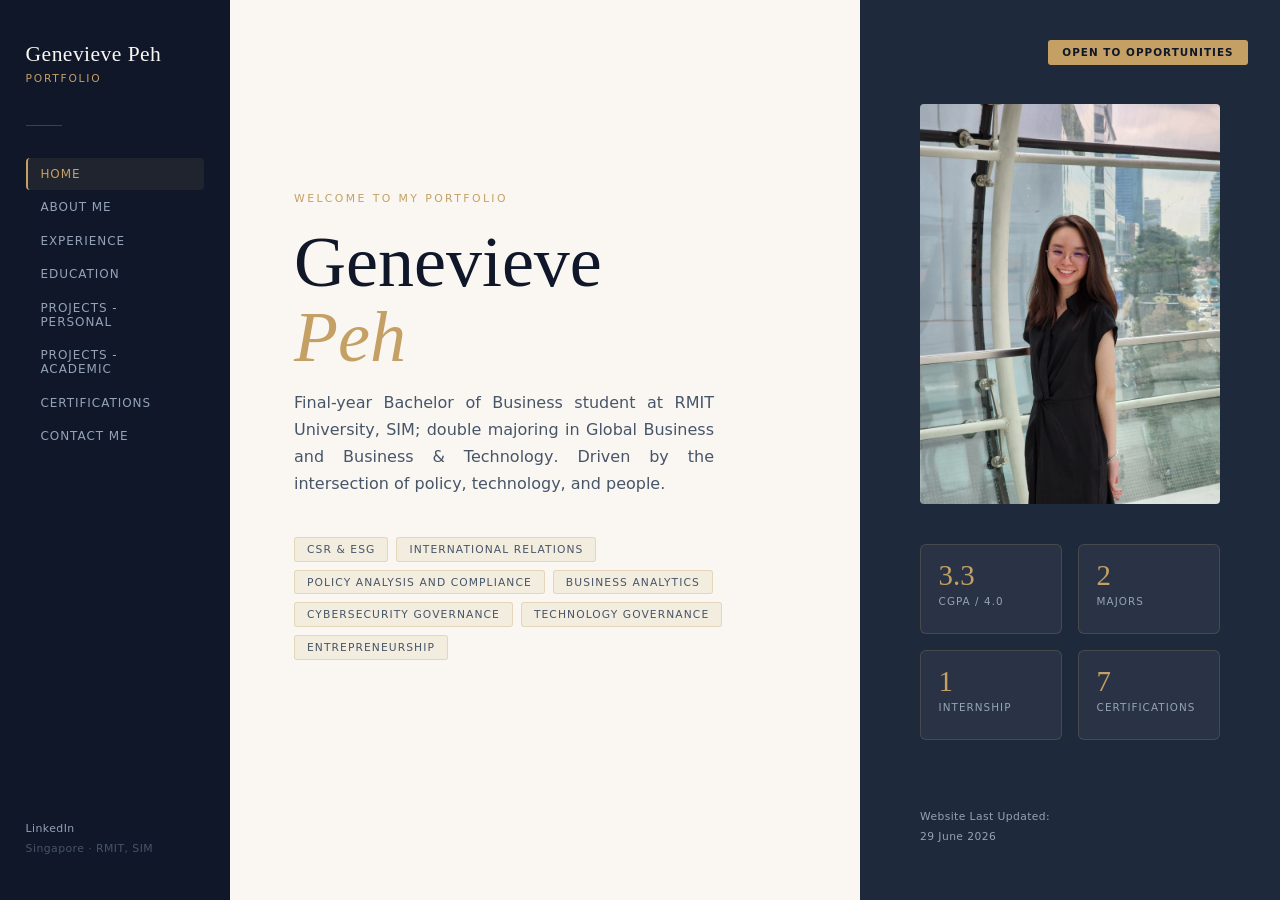
<file: index.html>
<!DOCTYPE html>
<html lang="en">
<head>
    <meta charset="UTF-8">
    <meta name="viewport" content="width=device-width, initial-scale=1.0">
    <title>Genevieve Peh — Portfolio</title>
    <meta http-equiv="Content-Security-Policy" content="upgrade-insecure-requests">
    <meta http-equiv="Content-Security-Policy" 
            content="default-src 'self';
                 style-src 'self' 'unsafe-inline' https://fonts.googleapis.com;
                 font-src 'self' https://fonts.gstatic.com;
                 img-src 'self' data:;
                 script-src 'self';
                 object-src 'none';
                 frame-src 'none';">
    <meta name="referrer" content="strict-origin-when-cross-origin">
    <link href="https://fonts.googleapis.com/css2?family=Cormorant+Garamond:ital,wght@0,300;0,400;0,500;0,600;1,300;1,400&family=DM+Sans:opsz,wght@9..40,300;9..40,400;9..40,500&display=swap" rel="stylesheet">
    <link rel="stylesheet" href="index-style.css">
    <link rel="icon" type="image/png" href="image/icon.png">
    <link rel="apple-touch-icon" href="image/icon.png">
    <link rel="manifest" href="manifest.json">
    <meta name="theme-color" content="#0F1729">
</head>


<body>
    <aside class="sidebar">
        <div class="sidebar-name">Genevieve Peh</div>
        <div class="sidebar-portfolio">Portfolio</div>
        <div class="sidebar-dividerline"></div>

        <nav>
        <a class="nav-item active" href="index.html">Home</a>
        <a class="nav-item" href="about.html">About Me</a>
        <a class="nav-item" href="experience.html">Experience</a>
        <a class="nav-item" href="education.html">Education</a>
        <a class="nav-item" href="projects-personal.html">Projects - Personal</a>
        <a class="nav-item" href="projects-acad.html">Projects - Academic</a>
        <a class="nav-item" href="certifications.html">Certifications</a>
        <a class="nav-item" href="contact.html">Contact Me</a>
        </nav>

        <div class="sidebar-footer">
        <a href="https://www.linkedin.com/in/genevieve-peh-b8915b331/" target="_blank">LinkedIn</a><br>
        Singapore · RMIT, SIM
        </div>

    </aside>

    <!-- main page content -->
    <main class="main">
        <div class="main-content">

            <!-- LEFT side -->
            <div class="main-left">

                <div class="main-topsub">Welcome to my portfolio</div>
                <h1 class="name">Genevieve<br><em>Peh</em></h1>
                <p class="description">
                    Final-year Bachelor of Business student at RMIT University, SIM; 
                    double majoring in <strong>Global Business</strong> and
                    <strong>Business & Technology</strong>.
                    Driven by the intersection of policy, technology, and people.
                </p>


                <div class="specialty-tags">
                    <span class="tag">CSR & ESG</span>
                    <span class="tag">International Relations</span>
                    <span class="tag">Policy Analysis and Compliance</span>
                    <span class="tag">Business Analytics</span>
                    <span class="tag">Cybersecurity Governance</span>
                    <span class="tag">Technology Governance</span>
                    <span class="tag">Entrepreneurship</span>
                </div>

            </div>

            <!-- RIGHT side -->
            <div class="main-right">

                <!-- Opportunities tag -->
                <div class="opp-tag">
                    <span class="opportunities">Open to opportunities</span>
                </div>

                <!-- Photo insert -->
                <div class="photo-container">
                    <img src="image/business folio photo.jpg" alt="Photo of Genevieve Peh">
                </div>    


                <div class="stats">
                    <div class="statbox">
                        <div class="stat-num">3.3</div>
                        <div class="stat-category">cGPA / 4.0</div>
                    </div>
                    
                    <div class="statbox">
                        <div class="stat-num">2</div>
                        <div class="stat-category">Majors</div>
                    </div>

                    <div class="statbox">
                        <div class="stat-num">1</div>
                        <div class="stat-category">Internship</div>
                    </div>

                    <div class="statbox">
                        <div class="stat-num">7</div>
                        <div class="stat-category">Certifications</div>
                    </div>

            
                <!-- DATE - to always update -->

                <div class="stat-footer">
                    <p class="update-date">Website Last Updated:<br>29 June 2026</p>
                </div>       
            </div>
        </div>
        </div>

        
        
    </main>

        


</body>

</html>
</file>
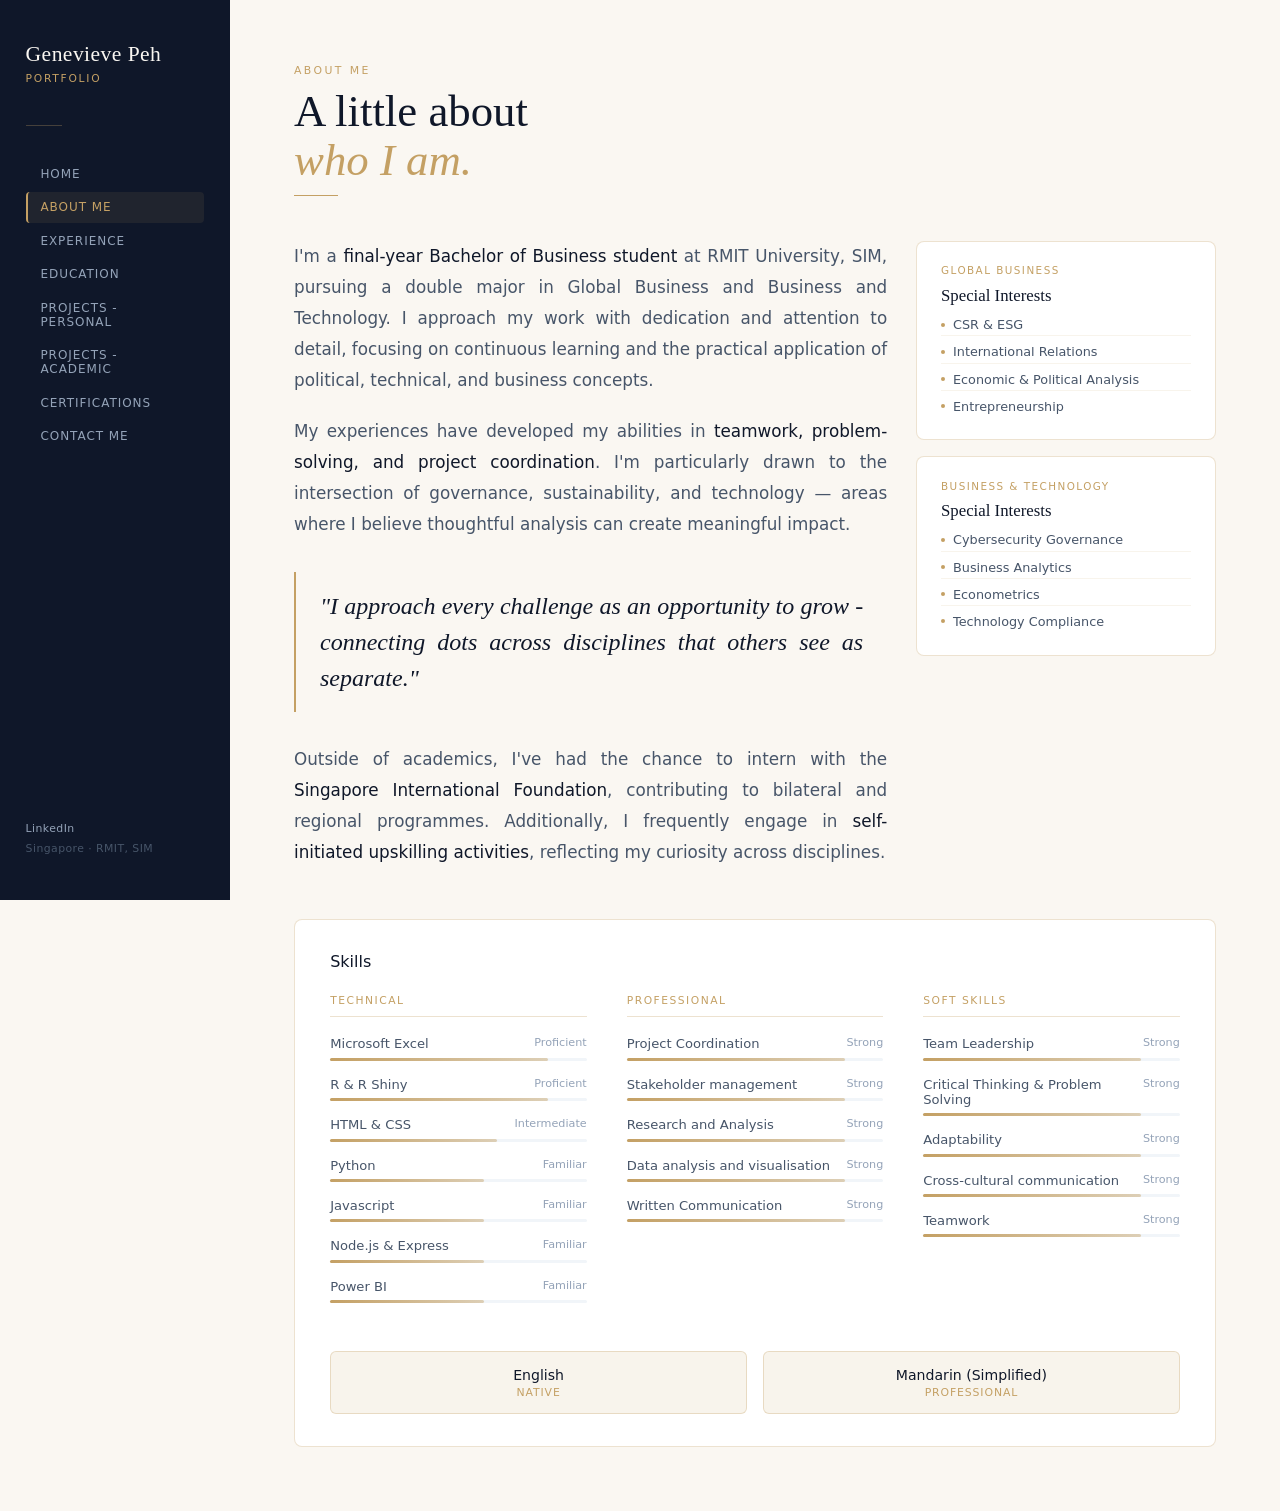
<file: about.html>
<!DOCTYPE html>
<html lang="en">
<head>
    <meta charset="UTF-8">
    <meta name="viewport" content="width=device-width, initial-scale=1.0">
    <title>About Me - Genevieve Peh</title>
    <meta http-equiv="Content-Security-Policy" content="upgrade-insecure-requests">
    <meta http-equiv="Content-Security-Policy" 
            content="default-src 'self';
                 style-src 'self' 'unsafe-inline' https://fonts.googleapis.com;
                 font-src 'self' https://fonts.gstatic.com;
                 img-src 'self' data:;
                 script-src 'self';
                 object-src 'none';
                 frame-src 'none';">
    <meta name="referrer" content="strict-origin-when-cross-origin">
    <link href="https://fonts.googleapis.com/css2?family=Cormorant+Garamond:ital,wght@0,300;0,400;0,500;0,600;1,300;1,400&family=DM+Sans:opsz,wght@9..40,300;9..40,400;9..40,500&display=swap" rel="stylesheet">
    <link rel="stylesheet" href="about.css">
    <link rel="icon" type="image/png" href="image/icon.png">
    <link rel="apple-touch-icon" href="image/icon.png">
    <link rel="manifest" href="manifest.json">
    <meta name="theme-color" content="#0F1729">
</head>




<body>
   <aside class="sidebar">
        <div class="sidebar-name">Genevieve Peh</div>
        <div class="sidebar-portfolio">Portfolio</div>
        <div class="sidebar-dividerline"></div>

        <nav>
        <a class="nav-item" href="index.html">Home</a>
        <a class="nav-item active" href="about.html">About Me</a>
        <a class="nav-item" href="experience.html">Experience</a>
        <a class="nav-item" href="education.html">Education</a>
        <a class="nav-item" href="projects-personal.html">Projects - Personal</a>
        <a class="nav-item" href="projects-acad.html">Projects - Academic</a>
        <a class="nav-item" href="certifications.html">Certifications</a>
        <a class="nav-item" href="contact.html">Contact Me</a>
        </nav>

        <div class="sidebar-footer">
        <a href="https://www.linkedin.com/in/genevieve-peh-b8915b331/" target="_blank">LinkedIn</a><br>
        Singapore · RMIT, SIM
        </div>

    </aside>


    <!-- main page content -->
    <main class="main">
        <div class="main-topsub">About Me</div>
        <h1 class="section-title">A little about<br><em>who I am.</em></h1>
        <div class="rule"></div>

    <div class="about-container">
        <div class="about-bio">
            <p>I'm a <strong>final-year Bachelor of Business student</strong> at RMIT University, SIM, pursuing a double major in Global Business and Business and Technology. I approach my work with dedication and attention to detail, focusing on continuous learning and the practical application of political, technical, and business concepts.</p>
            <p>My experiences have developed my abilities in <strong>teamwork, problem-solving, and project coordination</strong>. I'm particularly drawn to the intersection of governance, sustainability, and technology — areas where I believe thoughtful analysis can create meaningful impact.</p>
            <div class="pull-quote">"I approach every challenge as an opportunity to grow - connecting dots across disciplines that others see as separate."</div>
            <p>Outside of academics, I've had the chance to intern with the <strong>Singapore International Foundation</strong>, contributing to bilateral and regional programmes. Additionally, I frequently engage in <strong>self-initiated upskilling activities</strong>, reflecting my curiosity across disciplines.</p>
        </div>

        <!-- Interests section -->
        <div>
            <div class="interest-section">
                <div class="major">Global Business</div>
                <div class="interest-subtitle">Special Interests</div>
                <div class="interest-items">
                    <div class="interest-item">CSR & ESG</div>
                    <div class="interest-item">International Relations</div>
                    <div class="interest-item">Economic & Political Analysis</div>
                    <div class="interest-item">Entrepreneurship</div>
                </div>
            </div>
            <div class="interest-section">
                <div class="major">Business & Technology</div>
                <div class="interest-subtitle">Special Interests</div>
                <div class="interest-items">
                    <div class="interest-item">Cybersecurity Governance</div>
                    <div class="interest-item">Business Analytics</div>
                    <div class="interest-item">Econometrics</div>
                    <div class="interest-item">Technology Compliance</div>
                </div>
            </div>
        </div>
    </div>

    <!-- Skills section -->
     <div class="skill-section">
        <div class="skill-sub">Skills</div>
        <div class="skills-grid">

            <!-- Technical Skills -->
            <div>
                <div class="skill-category">Technical</div>

                <!-- Skill: Microsoft Excel -->

                <div class="skill-row">
                    <div class="skill-name">
                        <span>Microsoft Excel</span>
                        <span class="skill-rate">Proficient</span>
                    </div>
                    <div class="bar">
                        <div class="bar-stat-proficient">
                        </div>
                    </div>
                </div>

                <!-- Skill: R code -->

                <div class="skill-row">
                    <div class="skill-name">
                        <span>R & R Shiny</span>
                        <span class="skill-rate">Proficient</span>
                    </div>
                    <div class="bar">
                        <div class="bar-stat-proficient">
                        </div>
                    </div>
                </div>

                <!-- Skill: HTML & CSS -->

                <div class="skill-row">
                    <div class="skill-name">
                        <span>HTML & CSS</span>
                        <span class="skill-rate">Intermediate</span>
                    </div>
                    <div class="bar">
                        <div class="bar-stat-intermediate">
                        </div>
                    </div>
                </div>

                <!-- Skill: Python -->

                <div class="skill-row">
                    <div class="skill-name">
                        <span>Python</span>
                        <span class="skill-rate">Familiar</span>
                    </div>
                    <div class="bar">
                        <div class="bar-stat-familiar">
                        </div>
                    </div>
                </div>

                <!-- Skill: Javascript -->

                <div class="skill-row">
                    <div class="skill-name">
                        <span>Javascript</span>
                        <span class="skill-rate">Familiar</span>
                    </div>
                    <div class="bar">
                        <div class="bar-stat-familiar">
                        </div>
                    </div>
                </div>


                <!-- Skill: Node.js & Express  -->

                <div class="skill-row">
                    <div class="skill-name">
                        <span>Node.js & Express</span>
                        <span class="skill-rate">Familiar</span>
                    </div>
                    <div class="bar">
                        <div class="bar-stat-familiar">
                        </div>
                    </div>
                </div>

                <!-- Skill: Power BI  -->

                <div class="skill-row">
                    <div class="skill-name">
                        <span>Power BI</span>
                        <span class="skill-rate">Familiar</span>
                    </div>
                    <div class="bar">
                        <div class="bar-stat-familiar">
                        </div>
                    </div>
                </div>

            </div>

            <!-- Professional skills -->
            <div>
                <div class="skill-category">Professional</div>


                <!-- Skill: Project Coordination -->

                <div class="skill-row">
                    <div class="skill-name">
                        <span>Project Coordination</span>
                        <span class="skill-rate">Strong</span>
                    </div>
                    <div class="bar">
                        <div class="bar-stat-proficient">
                        </div>
                    </div>
                </div> 

                <!-- Skill: Stakeholder management -->

                <div class="skill-row">
                    <div class="skill-name">
                        <span>Stakeholder management</span>
                        <span class="skill-rate">Strong</span>
                    </div>
                    <div class="bar">
                        <div class="bar-stat-proficient">
                        </div>
                    </div>
                </div>


                <!-- Research and Analysis -->

                <div class="skill-row">
                    <div class="skill-name">
                        <span>Research and Analysis</span>
                        <span class="skill-rate">Strong</span>
                    </div>
                    <div class="bar">
                        <div class="bar-stat-proficient">
                        </div>
                    </div>
                </div>


                <!-- Data analysis and visualisation -->

                <div class="skill-row">
                    <div class="skill-name">
                        <span>Data analysis and visualisation</span>
                        <span class="skill-rate">Strong</span>
                    </div>
                    <div class="bar">
                        <div class="bar-stat-proficient">
                        </div>
                    </div>
                </div>


                <!-- Written Communication -->

                <div class="skill-row">
                    <div class="skill-name">
                        <span>Written Communication</span>
                        <span class="skill-rate">Strong</span>
                    </div>
                    <div class="bar">
                        <div class="bar-stat-proficient">
                        </div>
                    </div>
                </div>
            </div>

            <!-- Soft Skills -->

            <div>
                <div class="skill-category">Soft Skills</div>

                <!-- Team Leadership -->

                <div class="skill-row">
                    <div class="skill-name">
                        <span>Team Leadership</span>
                        <span class="skill-rate">Strong</span>
                    </div>
                    <div class="bar">
                        <div class="bar-stat-proficient">
                        </div>
                    </div>
                </div>


                <!-- Critical Thinking & Problem Solving -->
                 <div class="skill-row">
                    <div class="skill-name">
                        <span>Critical Thinking & Problem Solving</span>
                        <span class="skill-rate">Strong</span>
                    </div>
                    <div class="bar">
                        <div class="bar-stat-proficient">
                        </div>
                    </div>
                </div>

                <!-- Adaptability -->
                 <div class="skill-row">
                    <div class="skill-name">
                        <span>Adaptability</span>
                        <span class="skill-rate">Strong</span>
                    </div>
                    <div class="bar">
                        <div class="bar-stat-proficient">
                        </div>
                    </div>
                </div>


                <!-- Cross-cultural communication -->
                 <div class="skill-row">
                    <div class="skill-name">
                        <span>Cross-cultural communication</span>
                        <span class="skill-rate">Strong</span>
                    </div>
                    <div class="bar">
                        <div class="bar-stat-proficient">
                        </div>
                    </div>
                </div>


                <!-- Teamwork -->
                 <div class="skill-row">
                    <div class="skill-name">
                        <span>Teamwork</span>
                        <span class="skill-rate">Strong</span>
                    </div>
                    <div class="bar">
                        <div class="bar-stat-proficient">
                        </div>
                    </div>
                </div>
            </div>
        </div>



        <!-- Language skills -->
        
        <div class="lang-section">

            <!-- English -->

            <div class="lang-box">
                <div class="lang-name">English</div>
                <div class="lang-level">Native</div>
            </div>

            <!-- Mandarin -->
             <div class="lang-box">
                <div class="lang-name">Mandarin (Simplified)</div>
                <div class="lang-level">Professional</div>
            </div>

        </div>
     </div>

    </main>

</body>


</html>
</file>
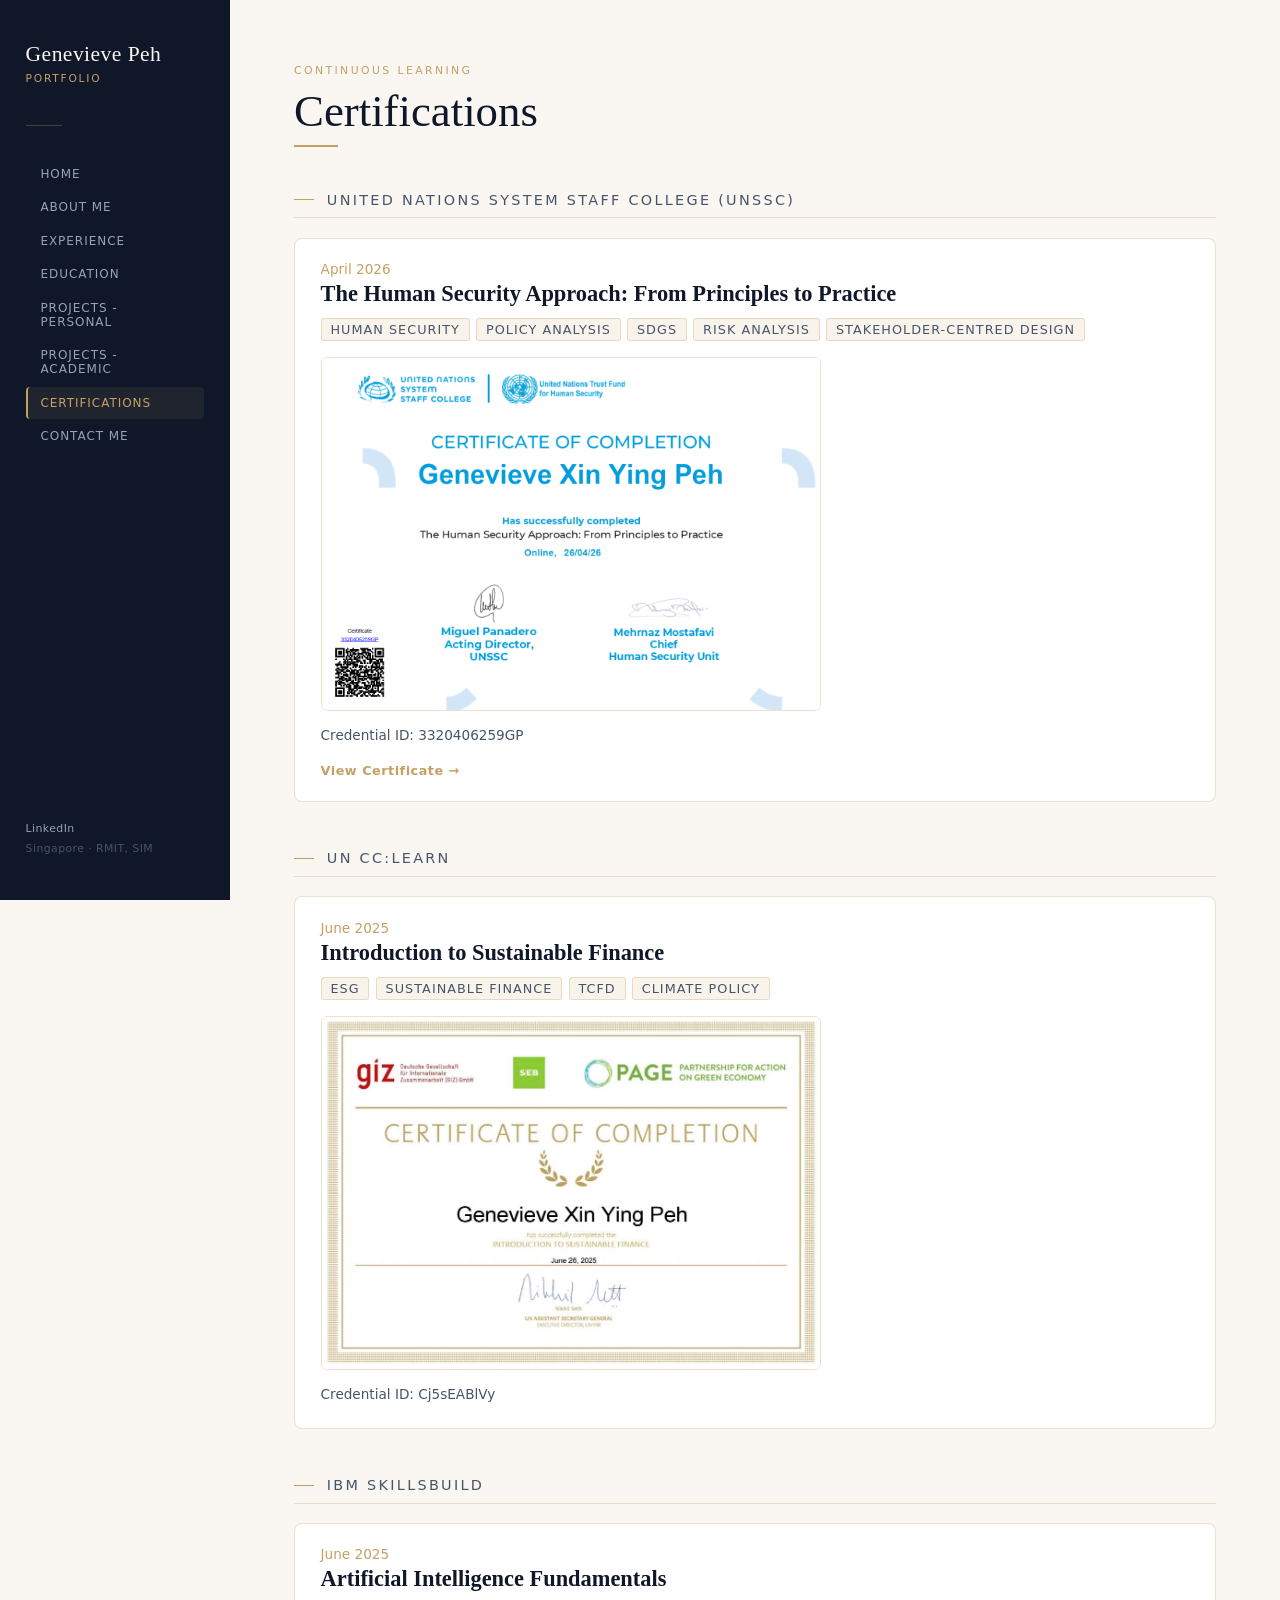
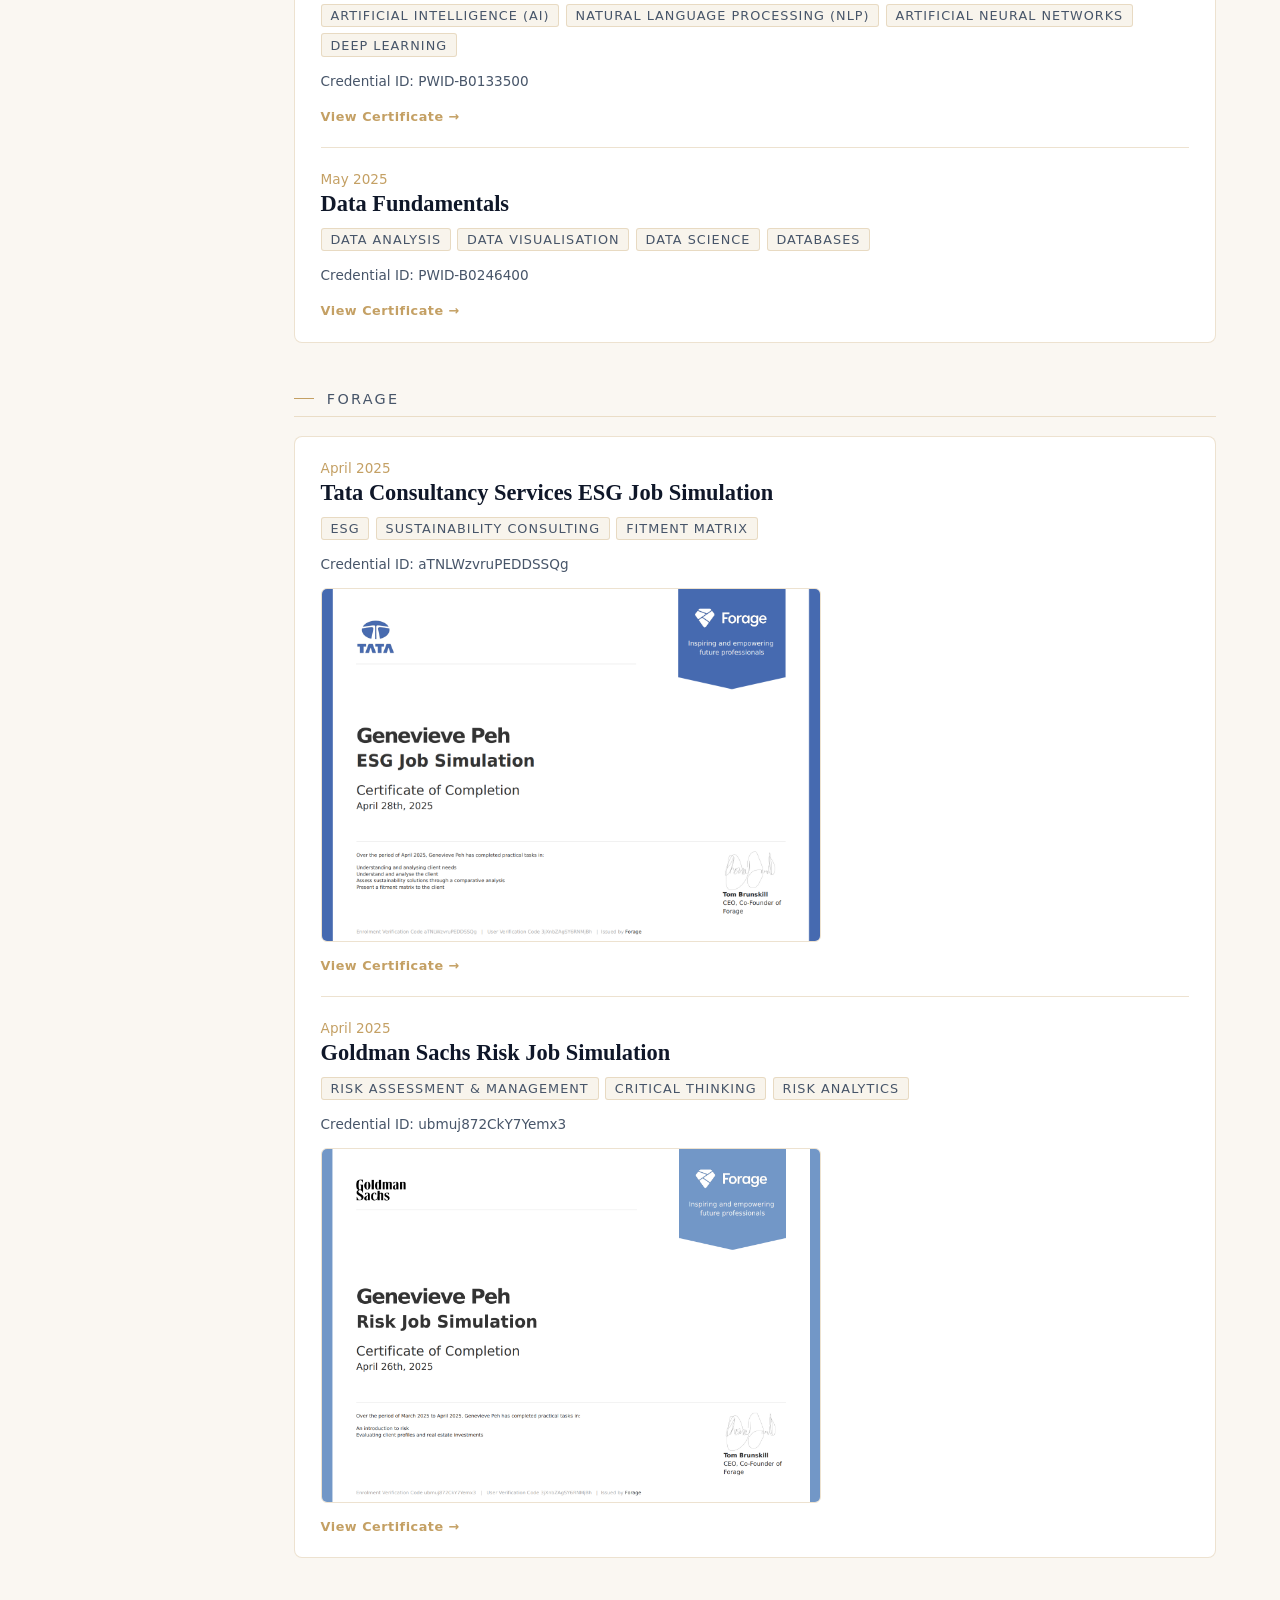
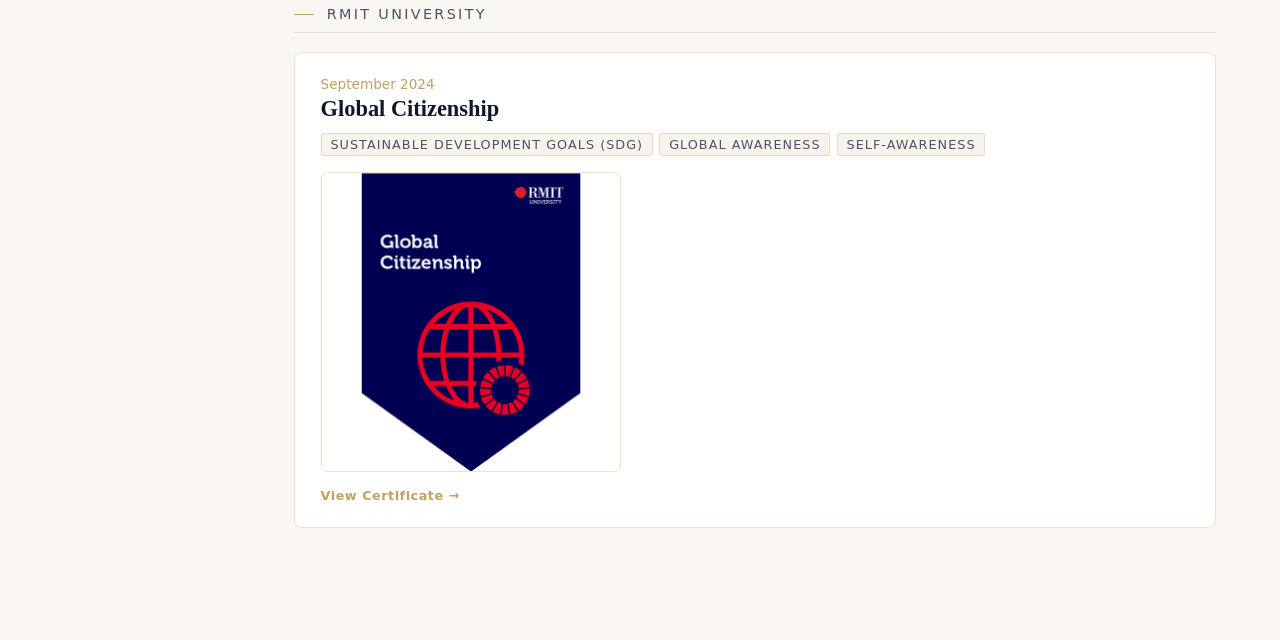
<file: certifications.html>
<!DOCTYPE html>
<html lang="en">
<head>
    <meta charset="UTF-8">
    <meta name="viewport" content="width=device-width, initial-scale=1.0">
    <title>Certifications - Genevieve Peh</title>
    <meta http-equiv="Content-Security-Policy" content="upgrade-insecure-requests">
    <meta http-equiv="Content-Security-Policy" 
            content="default-src 'self';
                 style-src 'self' 'unsafe-inline' https://fonts.googleapis.com;
                 font-src 'self' https://fonts.gstatic.com;
                 img-src 'self' data:;
                 script-src 'self';
                 object-src 'none';
                 frame-src 'none';">
    <meta name="referrer" content="strict-origin-when-cross-origin">
    <link href="https://fonts.googleapis.com/css2?family=Cormorant+Garamond:ital,wght@0,300;0,400;0,500;0,600;1,300;1,400&family=DM+Sans:opsz,wght@9..40,300;9..40,400;9..40,500&display=swap" rel="stylesheet">
    <link rel="stylesheet" href="certifications-style.css">
    <link rel="icon" type="image/png" href="image/icon.png">
    <link rel="apple-touch-icon" href="image/icon.png">
    <link rel="manifest" href="manifest.json">
    <meta name="theme-color" content="#0F1729">
</head>


<body>
    <aside class="sidebar">
        <div class="sidebar-name">Genevieve Peh</div>
        <div class="sidebar-portfolio">Portfolio</div>
        <div class="sidebar-dividerline"></div>

        <nav>
        <a class="nav-item" href="index.html">Home</a>
        <a class="nav-item" href="about.html">About Me</a>
        <a class="nav-item" href="experience.html">Experience</a>
        <a class="nav-item" href="education.html">Education</a>
        <a class="nav-item" href="projects-personal.html">Projects - Personal</a>
        <a class="nav-item" href="projects-acad.html">Projects - Academic</a>
        <a class="nav-item active" href="certifications.html">Certifications</a>
        <a class="nav-item" href="contact.html">Contact Me</a>
        </nav>

        <div class="sidebar-footer">
        <a href="https://www.linkedin.com/in/genevieve-peh-b8915b331/" target="_blank">LinkedIn</a><br>
        Singapore · RMIT, SIM
        </div>
    </aside>

    <!-- main page content -->
    <main class="main">
        <div class="main-topsub">Continuous Learning</div>
        <h1 class="section-title">Certifications</h1>
        <div class="rule"></div>

        <!-- Add more here -->

        <!-- United Nations System Staff College (UNSSC) -->
        <div class="issuer-section">
            <div class="issuer-name">United Nations System Staff College (UNSSC)</div>
            <div class="cert-box">
                <div>
                    <div class="issue-date">April 2026</div>
                    <div class="cert-name">The Human Security Approach: From Principles to Practice</div>
                    <div class="cert-tags">
                        <span class="tags">Human Security</span>
                        <span class="tags">Policy Analysis</span>
                        <span class="tags">SDGs</span>
                        <span class="tags">Risk Analysis</span>
                        <span class="tags">Stakeholder-Centred Design</span>         
                    </div>                    
                    <img class="cert-img" src="image/The Human Security Approach From Principles to Practice_cert.png" alt="Certificate of Completion">
                    <div class="credential-id">Credential ID: 3320406259GP</div>         
                    <a class="cert-link" href="https://elounge.unssc.org/admin/tool/certificate/index.php?code=3320406259GP" target="_blank">View Certificate</a>               
                </div>
            </div>
        </div>        


        <!-- UN CC:Learn -->
        <div class="issuer-section">
            <div class="issuer-name">UN CC:Learn</div>
            <div class="cert-box">
                <div>
                    <div class="issue-date">June 2025</div>
                    <div class="cert-name">Introduction to Sustainable Finance</div>
                    <div class="cert-tags">
                        <span class="tags">ESG</span>
                        <span class="tags">Sustainable Finance</span>
                        <span class="tags">TCFD</span>
                        <span class="tags">Climate Policy</span>       
                    </div>                    
                    <img class="cert-img" src="image/Introduction to sustainable finance pic.jpeg" alt="Certificate of Completion">
                    <div class="credential-id">Credential ID: Cj5sEABlVy</div>                        
                </div>

            </div>

        </div> 


        <!-- IBM -->
        <div class="issuer-section">
            <div class="issuer-name">IBM SkillsBuild</div>
            <div class="cert-box">

                <!-- AI -->
                
                <div>
                    <div class="issue-date">June 2025</div>
                    <div class="cert-name">Artificial Intelligence Fundamentals</div>
                    <div class="cert-tags">
                        <span class="tags">Artificial Intelligence (AI)</span>
                        <span class="tags">Natural Language Processing (NLP)</span>
                        <span class="tags">Artificial Neural Networks</span>
                        <span class="tags">Deep Learning</span>       
                    </div>  
                    <div class="credential-id">Credential ID: PWID-B0133500</div>     
                    <a class="cert-link" href="https://www.credly.com/badges/91115da1-1fc4-4ee1-a497-af559ad9ef2d/public_url" target="_blank">View Certificate</a>                     
                </div>

                <!-- Data -->
                <div>
                    <div class="issue-date">May 2025</div>
                    <div class="cert-name">Data Fundamentals</div>
                    <div class="cert-tags">
                        <span class="tags">Data Analysis</span>
                        <span class="tags">Data Visualisation</span>
                        <span class="tags">Data Science</span>
                        <span class="tags">Databases</span>       
                    </div>  
                    <div class="credential-id">Credential ID: PWID-B0246400</div>     
                    <a class="cert-link" href="https://www.credly.com/badges/323948f8-4613-4809-b2d9-71c614fd1a39/public_url" target="_blank">View Certificate</a>                     
                </div> 
            
            </div>

        </div>

        <!-- Forage -->

        <div class="issuer-section">
            <div class="issuer-name">Forage</div>
            <div class="cert-box">

                <!-- TATA -->
                
                <div>
                    <div class="issue-date">April 2025</div>
                    <div class="cert-name">Tata Consultancy Services ESG Job Simulation</div>
                    <div class="cert-tags">
                        <span class="tags">ESG</span>
                        <span class="tags">Sustainability consulting</span>
                        <span class="tags">Fitment Matrix</span>    
                    </div>  
                    <div class="credential-id">Credential ID: aTNLWzvruPEDDSSQg</div>
                    <img class="cert-img" src="image/TATA.png" alt="Certificate of Completion">     
                    <a class="cert-link" href="https://forage-uploads-prod.s3.amazonaws.com/completion-certificates/ifobHAoMjQs9s6bKS/N8Muuhk6XsXgMTeu2_ifobHAoMjQs9s6bKS_3jXnbZAgSY6RNMjBh_1745852295282_completion_certificate.pdf" target="_blank">View Certificate</a>                     
                </div>

                <!-- Goldman -->
                <div>
                    <div class="issue-date">April 2025</div>
                    <div class="cert-name">Goldman Sachs Risk Job Simulation</div>
                    <div class="cert-tags">
                        <span class="tags">Risk assessment & management</span>
                        <span class="tags">Critical Thinking</span>
                        <span class="tags">Risk Analytics</span>    
                    </div>  
                    <div class="credential-id">Credential ID: ubmuj872CkY7Yemx3</div>
                    <img class="cert-img" src="image/Goldman.png" alt="Certificate of Completion">     
                    <a class="cert-link" href="https://forage-uploads-prod.s3.amazonaws.com/completion-certificates/MBA4MnZTNFEoJZGnk/ETGMhLB5eCrYjcH8o_MBA4MnZTNFEoJZGnk_3jXnbZAgSY6RNMjBh_1745678807619_completion_certificate.pdf" target="_blank">View Certificate</a>                     
                </div>
                
            </div>
        </div>

        <!-- RMIT -->
        <div class="issuer-section">
            <div class="issuer-name">RMIT University</div>
            <div class="cert-box">

                <!-- TATA -->
                
                <div>
                    <div class="issue-date">September 2024</div>
                    <div class="cert-name">Global Citizenship</div>
                    <div class="cert-tags">
                        <span class="tags">Sustainable Development Goals (SDG)</span>
                        <span class="tags">Global Awareness</span>
                        <span class="tags">Self-Awareness</span>    
                    </div>  
                    <img class="cert-img-rmit" src="image/global-citizenship_rmit.png" alt="Certificate of Completion">     
                    <a class="cert-link" href="https://www.credly.com/badges/76e48b33-4109-4272-af8d-53f7824224aa/public_url" target="_blank">View Certificate</a>                     
                </div> 
            </div>
        </div>














    </main> 

    


















</body>



</html>
</file>
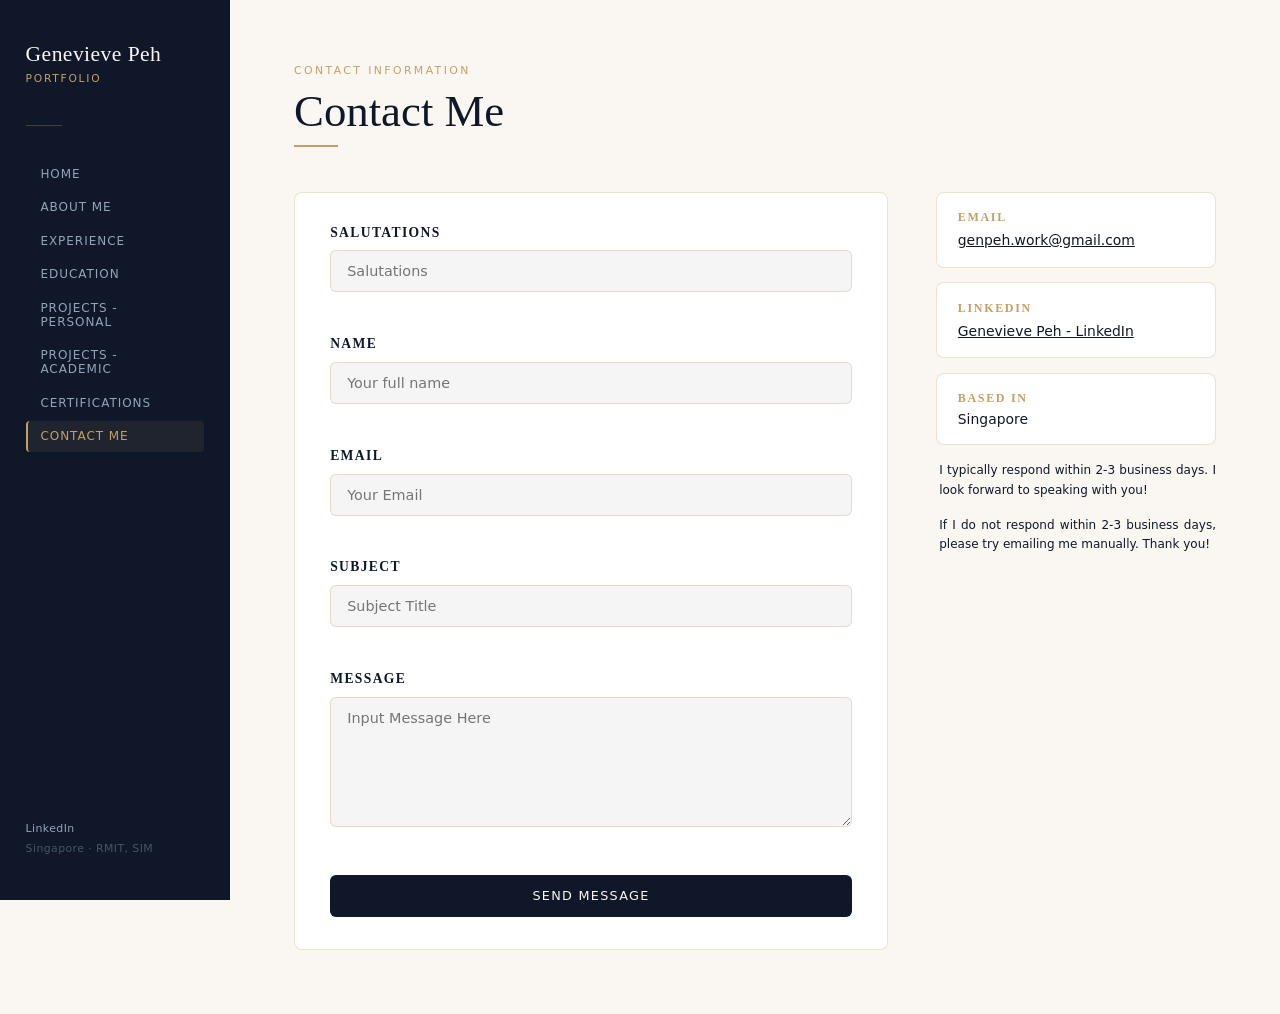
<file: contact.html>
<!DOCTYPE html>
<html lang="en">
<head>
    <meta charset="UTF-8">
    <meta name="viewport" content="width=device-width, initial-scale=1.0">
    <title>Contact Me - Genevieve Peh</title>
    <meta http-equiv="Content-Security-Policy" content="upgrade-insecure-requests">
    <meta http-equiv="Content-Security-Policy" 
            content="default-src 'self';
                 style-src 'self' 'unsafe-inline' https://fonts.googleapis.com;
                 font-src 'self' https://fonts.gstatic.com;
                 img-src 'self' data:;
                 script-src 'self';
                 connect-src https://genpxy-cvbackend.onrender.com;
                 object-src 'none';
                 frame-src 'none';">
    <meta name="referrer" content="strict-origin-when-cross-origin">
    <link href="https://fonts.googleapis.com/css2?family=Cormorant+Garamond:ital,wght@0,300;0,400;0,500;0,600;1,300;1,400&family=DM+Sans:opsz,wght@9..40,300;9..40,400;9..40,500&display=swap" rel="stylesheet">
    <link rel="stylesheet" href="contact-style.css">
    <link rel="icon" type="image/png" href="image/icon.png">
    <link rel="apple-touch-icon" href="image/icon.png">
    <link rel="manifest" href="manifest.json">
    <meta name="theme-color" content="#0F1729">
</head>


<body>
    
    <aside class="sidebar">
        <div class="sidebar-name">Genevieve Peh</div>
        <div class="sidebar-portfolio">Portfolio</div>
        <div class="sidebar-dividerline"></div>

        <nav>
        <a class="nav-item" href="index.html">Home</a>
        <a class="nav-item" href="about.html">About Me</a>
        <a class="nav-item" href="experience.html">Experience</a>
        <a class="nav-item" href="education.html">Education</a>
        <a class="nav-item" href="projects-personal.html">Projects - Personal</a>
        <a class="nav-item" href="projects-acad.html">Projects - Academic</a>
        <a class="nav-item" href="certifications.html">Certifications</a>
        <a class="nav-item active" href="contact.html">Contact Me</a>
        </nav>

        <div class="sidebar-footer">
        <a href="https://www.linkedin.com/in/genevieve-peh-b8915b331/" target="_blank">LinkedIn</a><br>
        Singapore · RMIT, SIM
        </div>
    </aside>

    <!-- main page content -->
    <main class="main">
        <div class="main-topsub">Contact Information</div>
        <h1 class="section-title">Contact Me</h1>
        <div class="rule"></div>

        <div class="contact-box">

            <!-- left side contact message -->
            <div class="form-card">
                <form id="contactForm" novalidate>

                    <div class="form-group">
                        <label class="label" for="salutation">Salutations</label>
                        <input type="text" id="salutation" name="salutation" placeholder="Salutations" required autocomplete="honorific-prefix">
                        <!-- error msg via js if needed -->
                        <span class="field-error" id="salutation-error"></span> 
                    </div>

                    <div class="form-group">
                        <label class="label" for="name">Name</label>
                        <input type="text" id="name" name="name" placeholder="Your full name" required autocomplete="name">

                        <span class="field-error" id="name-error"></span> 
                    </div>

                    
                    <div class="form-group">
                        <label class="label" for="email">Email</label>
                        <input type="text" id="email" name="email" placeholder="Your Email" required autocomplete="email">

                        <span class="field-error" id="email-error"></span> 
                    </div>

                    <div class="form-group">
                        <label class="label" for="subject">Subject</label>
                        <input type="text" id="subject" name="subject" placeholder="Subject Title" required autocomplete="off">

                        <span class="field-error" id="subject-error"></span>
                    </div>

                    <div class="form-group">
                        <label class="label" for="message">Message</label>
                        <textarea id="message" name="message" rows="6" placeholder="Input Message Here" required autocomplete="off"></textarea>

                        <span class="field-error" id="message-error"></span>
                    </div>

                    <!-- submission message -->
                    <div id="form-status" class="form-status" aria-live="polite"></div> 

                    <!-- submit button -->
                    <button type="submit" class="submit-btn" id="submitBtn">
                    Send Message
                    </button>

                </form>
            </div>

            <!-- Right side: contact information -->
            <div class="contact-area">
                <div class="info-card">
                    <div class="info-title">Email</div>
                    <!-- Obfuscated to protect from bots -->
                    <a id="email-link" class="info-value">-</a>
                </div>

                <div class="info-card">
                    <div class="info-title">LinkedIn</div>
                    <a class="info-value" href="https://www.linkedin.com/in/genevieve-peh-b8915b331" target="_blank">Genevieve Peh - LinkedIn</a>
                </div>

                <div class="info-card">
                    <div class="info-title">Based In</div>
                    <div class="info-value-location">Singapore</div>
                </div>

                <div class="response">I typically respond within 2-3 business days. I look forward to speaking with you!</div>
                <div class="response">If I do not respond within 2-3 business days, please try emailing me manually. Thank you!</div>
            </div>
        </div>


    </main>

    <script src="contact.js"></script>




</body>
</html>
</file>
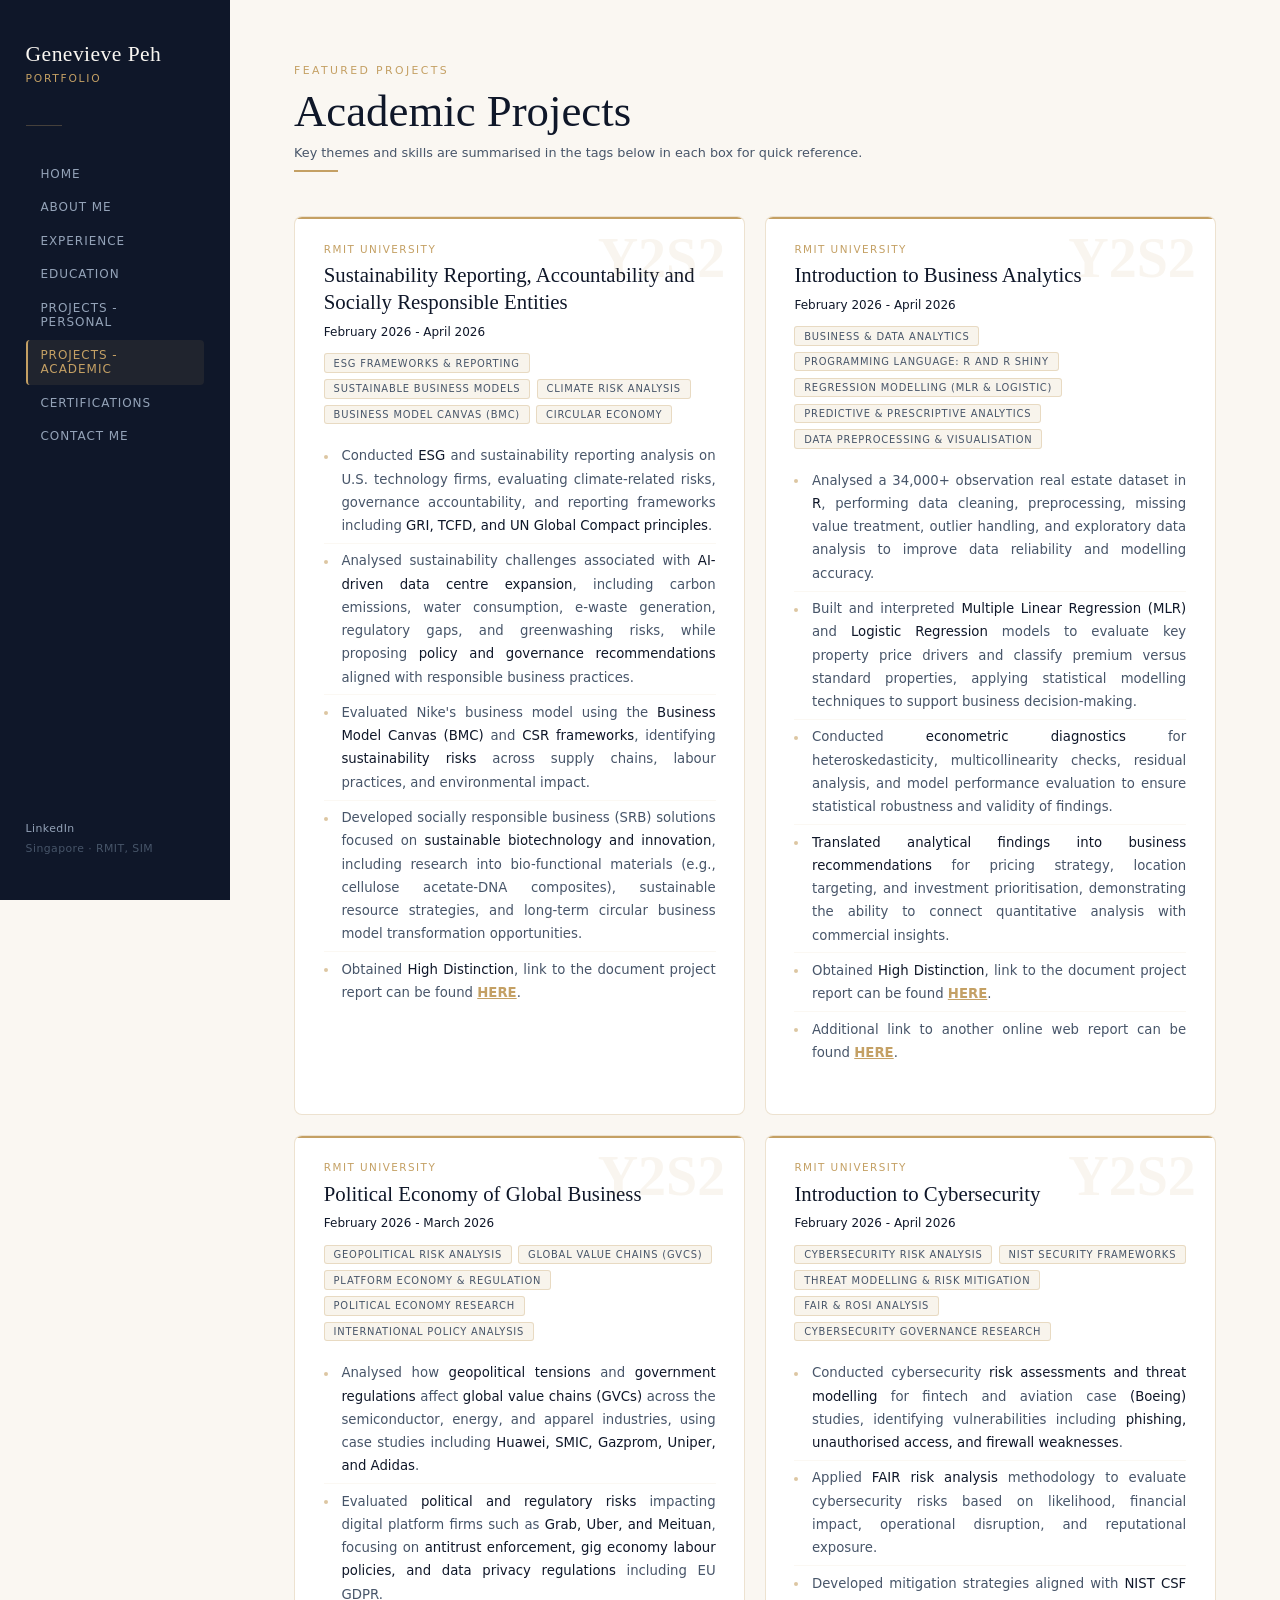
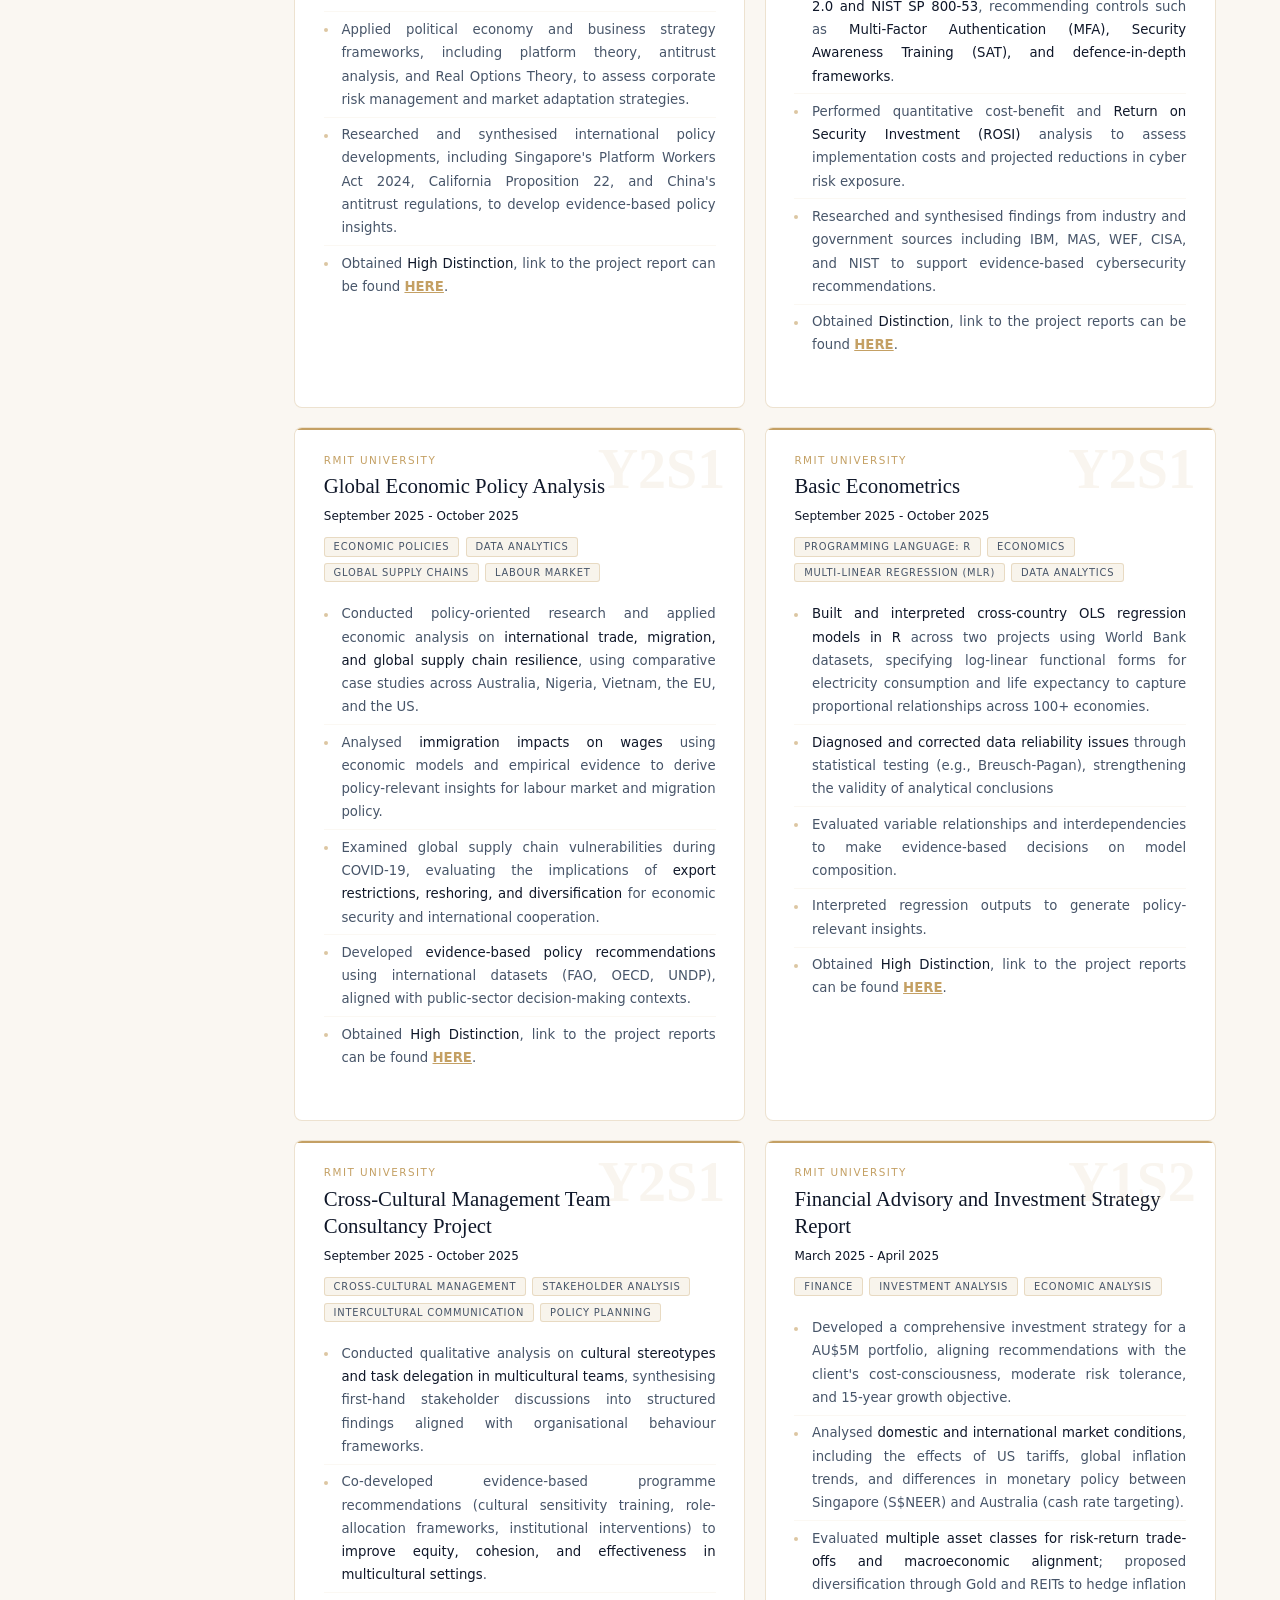
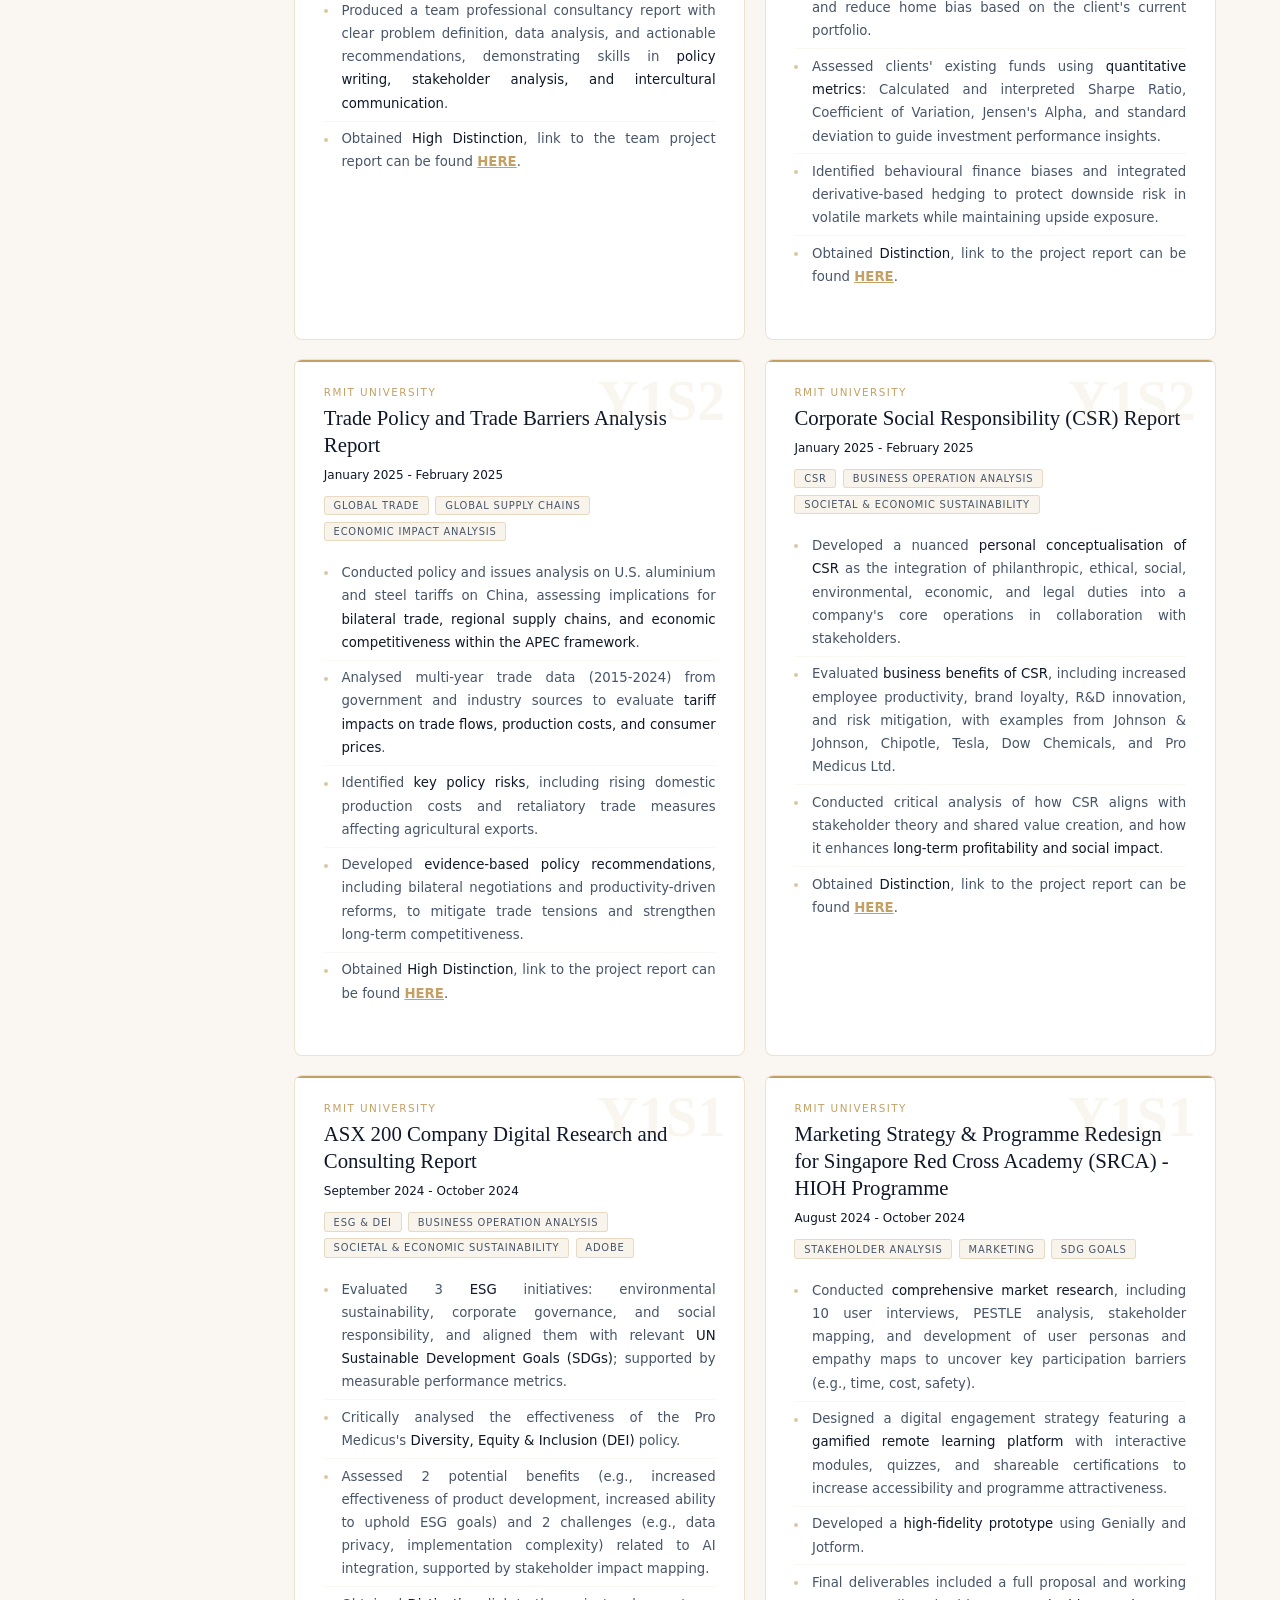
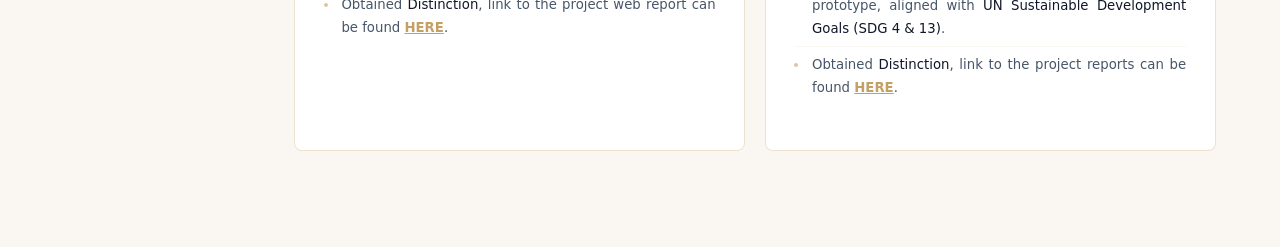
<file: projects-acad.html>
<!DOCTYPE html>
<html lang="en">
<head>
    <meta charset="UTF-8">
    <meta name="viewport" content="width=device-width, initial-scale=1.0">
    <title>Project (Academic) - Genevieve Peh</title>
    <meta http-equiv="Content-Security-Policy" content="upgrade-insecure-requests">
    <meta http-equiv="Content-Security-Policy" 
            content="default-src 'self';
                 style-src 'self' 'unsafe-inline' https://fonts.googleapis.com;
                 font-src 'self' https://fonts.gstatic.com;
                 img-src 'self' data:;
                 script-src 'self';
                 object-src 'none';
                 frame-src 'none';">
    <meta name="referrer" content="strict-origin-when-cross-origin">
    <link href="https://fonts.googleapis.com/css2?family=Cormorant+Garamond:ital,wght@0,300;0,400;0,500;0,600;1,300;1,400&family=DM+Sans:opsz,wght@9..40,300;9..40,400;9..40,500&display=swap" rel="stylesheet">
    <link rel="stylesheet" href="projects-acad-style.css">
    <link rel="icon" type="image/png" href="image/icon.png">
    <link rel="apple-touch-icon" href="image/icon.png">
    <link rel="manifest" href="manifest.json">
    <meta name="theme-color" content="#0F1729">
</head>


<body>
    <aside class="sidebar">
        <div class="sidebar-name">Genevieve Peh</div>
        <div class="sidebar-portfolio">Portfolio</div>
        <div class="sidebar-dividerline"></div>

        <nav>
        <a class="nav-item" href="index.html">Home</a>
        <a class="nav-item" href="about.html">About Me</a>
        <a class="nav-item" href="experience.html">Experience</a>
        <a class="nav-item" href="education.html">Education</a>
        <a class="nav-item" href="projects-personal.html">Projects - Personal</a>
        <a class="nav-item active" href="projects-acad.html">Projects - Academic</a>
        <a class="nav-item" href="certifications.html">Certifications</a>
        <a class="nav-item" href="contact.html">Contact Me</a>
        </nav>

        <div class="sidebar-footer">
        <a href="https://www.linkedin.com/in/genevieve-peh-b8915b331/" target="_blank">LinkedIn</a><br>
        Singapore · RMIT, SIM
        </div>
    </aside>

    <!-- main page content -->
    <main class="main">
        <div class="main-topsub">Featured Projects</div>
        <h1 class="section-title">Academic Projects</h1>
        <h3 class="section-desc">Key themes and skills are summarised in the tags below in each box for quick reference.</h3>
        <div class="rule"></div>

        <!-- Academic Projects -->

        <div class="subproj-box">

            <!-- To be updated - y2s2 subjects upon result release -->

            <!-- Y2S2 -->

            <!-- Sustainability Reporting, Accountability and Socially Responsible Entities  -->
            <div class="subproj-card">
                <div class="subproj-num">Y2S2</div>
                <div class="subproj-label">RMIT University</div>
                <div class="subproj-title">Sustainability Reporting, Accountability and Socially Responsible Entities</div>
                <div class="subproj-date">February 2026 - April 2026</div>

                <div class="subproj-taggings">
                    <span class="subproj-tag">ESG Frameworks & Reporting</span>
                    <span class="subproj-tag">Sustainable Business Models</span>
                    <span class="subproj-tag">Climate Risk Analysis</span>
                    <span class="subproj-tag">Business Model Canvas (BMC)</span>
                    <span class="subproj-tag">Circular Economy</span>
                </div>

                <ul class="subproj-bullet">
                    <li>Conducted <strong>ESG</strong> and sustainability reporting analysis on U.S. technology firms, evaluating climate-related risks, governance accountability, and reporting frameworks including <strong>GRI, TCFD, and UN Global Compact principles</strong>.</li>
                    <li>Analysed sustainability challenges associated with <strong>AI-driven data centre expansion</strong>, including carbon emissions, water consumption, e-waste generation, regulatory gaps, and greenwashing risks, while proposing <strong>policy and governance recommendations</strong> aligned with responsible business practices.</li>
                    <li>Evaluated Nike's business model using the <strong>Business Model Canvas (BMC)</strong> and <strong>CSR frameworks</strong>, identifying <strong>sustainability risks</strong> across supply chains, labour practices, and environmental impact.</li>
                    <li>Developed socially responsible business (SRB) solutions focused on <strong>sustainable biotechnology and innovation</strong>, including research into bio-functional materials (e.g., cellulose acetate-DNA composites), sustainable resource strategies, and long-term circular business model transformation opportunities.</li>
                    <li>Obtained <strong>High Distinction</strong>, link to the document project report can be found <a class="proj-link" href="https://drive.google.com/drive/folders/1CPkNe5nKarF-cB6_pzu8RlLtYD6GJoz4?usp=sharing" target="_blank">HERE</a>.</li>
                </ul>
            </div>


            <!-- Data analytics -->
            <div class="subproj-card">
                <div class="subproj-num">Y2S2</div>
                <div class="subproj-label">RMIT University</div>
                <div class="subproj-title">Introduction to Business Analytics</div>
                <div class="subproj-date">February 2026 - April 2026</div>

                <div class="subproj-taggings">
                    <span class="subproj-tag">Business & Data Analytics</span>
                    <span class="subproj-tag">Programming Language: R and R Shiny</span>
                    <span class="subproj-tag">Regression Modelling (MLR & Logistic)</span>
                    <span class="subproj-tag">Predictive & Prescriptive Analytics</span>
                    <span class="subproj-tag">Data Preprocessing & Visualisation</span>
                </div>

                <ul class="subproj-bullet">
                    <li>Analysed a 34,000+ observation real estate dataset in <strong>R</strong>, performing data cleaning, preprocessing, missing value treatment, outlier handling, and exploratory data analysis to improve data reliability and modelling accuracy.</li>
                    <li>Built and interpreted <strong>Multiple Linear Regression (MLR)</strong> and <strong>Logistic Regression</strong> models to evaluate key property price drivers and classify premium versus standard properties, applying statistical modelling techniques to support business decision-making.</li>
                    <li>Conducted <strong>econometric diagnostics</strong> for heteroskedasticity, multicollinearity checks, residual analysis, and model performance evaluation to ensure statistical robustness and validity of findings.</li>
                    <li><strong>Translated analytical findings into business recommendations</strong> for pricing strategy, location targeting, and investment prioritisation, demonstrating the ability to connect quantitative analysis with commercial insights.</li>
                    <li>Obtained <strong>High Distinction</strong>, link to the document project report can be found <a class="proj-link" href="https://drive.google.com/file/d/1uYZaBoTiuO9vZKavtLx81OX2_cwiuKGb/view?usp=drive_link" target="_blank">HERE</a>.</li>
                    <li>Additional link to another online web report can be found <a class="proj-link" href="https://genevievepehxy.shinyapps.io/Genevieve_Peh_s4127923_ISYS3481_A3_PartA_HTML_submission/" target="_blank">HERE</a>.</li> 
                </ul>
            </div>


            <!-- Geopolitics -->
            <div class="subproj-card">
                <div class="subproj-num">Y2S2</div>
                <div class="subproj-label">RMIT University</div>
                <div class="subproj-title">Political Economy of Global Business</div>
                <div class="subproj-date">February 2026 - March 2026</div>

                <div class="subproj-taggings">
                    <span class="subproj-tag">Geopolitical Risk Analysis</span>
                    <span class="subproj-tag">Global Value Chains (GVCs)</span>
                    <span class="subproj-tag">Platform Economy & Regulation</span>
                    <span class="subproj-tag">Political Economy Research</span>
                    <span class="subproj-tag">International Policy Analysis</span>
                </div>

                <ul class="subproj-bullet">
                    <li>Analysed how <strong>geopolitical tensions</strong> and <strong>government regulations</strong> affect <strong>global value chains (GVCs)</strong> across the semiconductor, energy, and apparel industries, using case studies including <strong>Huawei, SMIC, Gazprom, Uniper, and Adidas</strong>.</li>
                    <li>Evaluated <strong>political and regulatory risks</strong> impacting digital platform firms such as <strong>Grab, Uber, and Meituan</strong>, focusing on <strong>antitrust enforcement, gig economy labour policies, and data privacy regulations</strong> including EU GDPR.</li>
                    <li>Applied political economy and business strategy frameworks, including platform theory, antitrust analysis, and Real Options Theory, to assess corporate risk management and market adaptation strategies.</li>
                    <li>Researched and synthesised international policy developments, including Singapore's Platform Workers Act 2024, California Proposition 22, and China's antitrust regulations, to develop evidence-based policy insights.</li>
                    <li>Obtained <strong>High Distinction</strong>, link to the project report can be found <a class="proj-link" href="https://drive.google.com/drive/folders/11dzgDTM5-KLvomsm1i4VXkahPNEwAt9q?usp=drive_link" target="_blank">HERE</a>.</li> 
                </ul>
            </div> 



            <!-- Cybersecurity -->
            <div class="subproj-card">
                <div class="subproj-num">Y2S2</div>
                <div class="subproj-label">RMIT University</div>
                <div class="subproj-title">Introduction to Cybersecurity</div>
                <div class="subproj-date">February 2026 - April 2026</div>

                <div class="subproj-taggings">
                    <span class="subproj-tag">Cybersecurity Risk Analysis</span>
                    <span class="subproj-tag">NIST Security Frameworks</span>
                    <span class="subproj-tag">Threat Modelling & Risk Mitigation</span>
                    <span class="subproj-tag">FAIR & ROSI Analysis</span>
                    <span class="subproj-tag">Cybersecurity Governance Research</span>
                </div>

                <ul class="subproj-bullet">
                    <li>Conducted cybersecurity <strong>risk assessments and threat modelling</strong> for fintech and aviation case <strong>(Boeing)</strong> studies, identifying vulnerabilities including <strong>phishing, unauthorised access, and firewall weaknesses</strong>.</li>
                    <li>Applied <strong>FAIR risk analysis</strong> methodology to evaluate cybersecurity risks based on likelihood, financial impact, operational disruption, and reputational exposure.</li>
                    <li>Developed mitigation strategies aligned with <strong>NIST CSF 2.0 and NIST SP 800-53</strong>, recommending controls such as <strong>Multi-Factor Authentication (MFA), Security Awareness Training (SAT), and defence-in-depth frameworks</strong>.</li>
                    <li>Performed quantitative cost-benefit and <strong>Return on Security Investment (ROSI)</strong> analysis to assess implementation costs and projected reductions in cyber risk exposure.</li>
                    <li>Researched and synthesised findings from industry and government sources including IBM, MAS, WEF, CISA, and NIST to support evidence-based cybersecurity recommendations.</li>
                    <li>Obtained <strong>Distinction</strong>, link to the project reports can be found <a class="proj-link" href="https://drive.google.com/drive/folders/1Dllk31G44uifqcZSx0NsRgI9h2wz1irz?usp=drive_link" target="_blank">HERE</a>.</li> 
                </ul>
            </div>



            <!-- Y2S1 -->

            <!-- Global Economic Policy Analysis -->
            <div class="subproj-card">
                <div class="subproj-num">Y2S1</div>
                <div class="subproj-label">RMIT University</div>
                <div class="subproj-title">Global Economic Policy Analysis</div>
                <div class="subproj-date">September 2025 - October 2025</div>

                <div class="subproj-taggings">
                    <span class="subproj-tag">Economic Policies</span>
                    <span class="subproj-tag">Data Analytics</span>
                    <span class="subproj-tag">Global Supply Chains</span>
                    <span class="subproj-tag">Labour Market</span>
                </div>

                <ul class="subproj-bullet">
                    <li>Conducted policy-oriented research and applied economic analysis on <strong>international trade, migration, and global supply chain resilience</strong>, using comparative case studies across Australia, Nigeria, Vietnam, the EU, and the US.</li>
                    <li>Analysed <strong>immigration impacts on wages</strong> using economic models and empirical evidence to derive policy-relevant insights for labour market and migration policy.</li>
                    <li>Examined global supply chain vulnerabilities during COVID-19, evaluating the implications of <strong>export restrictions, reshoring, and diversification</strong> for economic security and international cooperation.</li>
                    <li>Developed <strong>evidence-based policy recommendations</strong> using international datasets (FAO, OECD, UNDP), aligned with public-sector decision-making contexts.</li>
                    <li>Obtained <strong>High Distinction</strong>, link to the project reports can be found <a class="proj-link" href="https://drive.google.com/drive/folders/1RPoXsGYL9lI-pcmQjsscqJzc6u1KmwIn?usp=sharing" target="_blank">HERE</a>.</li> 
                </ul>
            </div> 





            <!-- Basic Econometrics -->
            <div class="subproj-card">
                <div class="subproj-num">Y2S1</div>
                <div class="subproj-label">RMIT University</div>
                <div class="subproj-title">Basic Econometrics</div>
                <div class="subproj-date">September 2025 - October 2025</div>

                <div class="subproj-taggings">
                    <span class="subproj-tag">Programming Language: R</span>
                    <span class="subproj-tag">Economics</span>
                    <span class="subproj-tag">Multi-linear regression (MLR)</span>
                    <span class="subproj-tag">Data Analytics</span>
                </div>

                <ul class="subproj-bullet">
                    <li><strong>Built and interpreted cross-country OLS regression models in R</strong> across two projects using World Bank datasets, specifying log-linear functional forms for electricity consumption and life expectancy to capture proportional relationships across 100+ economies.</li>
                    <li><strong>Diagnosed and corrected data reliability issues</strong> through statistical testing (e.g., Breusch-Pagan), strengthening the validity of analytical conclusions</li>
                    <li>Evaluated variable relationships and interdependencies to make evidence-based decisions on model composition.</li>
                    <li>Interpreted regression outputs to generate policy-relevant insights.</li>
                    <li>Obtained <strong>High Distinction</strong>, link to the project reports can be found <a class="proj-link" href="https://drive.google.com/drive/folders/1kE8Ok54_Y0Pqbo6BdSseCUINuheiQ3Vy?usp=sharing" target="_blank">HERE</a>.</li> 
                </ul>

            </div>   



            <!-- Cross-cultural -->
            <div class="subproj-card">
                <div class="subproj-num">Y2S1</div>
                <div class="subproj-label">RMIT University</div>
                <div class="subproj-title">Cross-Cultural Management Team Consultancy Project</div>
                <div class="subproj-date">September 2025 - October 2025</div>

                <div class="subproj-taggings">
                    <span class="subproj-tag">Cross-Cultural Management</span>
                    <span class="subproj-tag">Stakeholder Analysis</span>
                    <span class="subproj-tag">Intercultural communication</span>
                    <span class="subproj-tag">Policy planning</span>
                </div>

                <ul class="subproj-bullet">
                    <li>Conducted qualitative analysis on <strong>cultural stereotypes and task delegation in multicultural teams</strong>, synthesising first-hand stakeholder discussions into structured findings aligned with organisational behaviour frameworks.</li>
                    <li>Co-developed evidence-based programme recommendations (cultural sensitivity training, role-allocation frameworks, institutional interventions) to <strong>improve equity, cohesion, and effectiveness in multicultural settings</strong>.</li>
                    <li>Produced a team professional consultancy report with clear problem definition, data analysis, and actionable recommendations, demonstrating skills in <strong>policy writing, stakeholder analysis, and intercultural communication</strong>.</li>
                    <li>Obtained <strong>High Distinction</strong>, link to the team project report can be found <a class="proj-link" href="https://drive.google.com/file/d/1xRipP7YRWrTM1AAVKT3CHqe0ZIL-8cXq/view?usp=sharing" target="_blank">HERE</a>.</li> 
                </ul>

            </div>  



            <!-- Y1S2 -->

            <!-- Financial Markets -->
            <div class="subproj-card">
                <div class="subproj-num">Y1S2</div>
                <div class="subproj-label">RMIT University</div>
                <div class="subproj-title">Financial Advisory and Investment Strategy Report</div>
                <div class="subproj-date">March 2025 - April 2025</div>

                <div class="subproj-taggings">
                    <span class="subproj-tag">Finance</span>
                    <span class="subproj-tag">Investment Analysis</span>
                    <span class="subproj-tag">Economic Analysis</span>
                </div>

                <ul class="subproj-bullet">
                    <li>Developed a comprehensive investment strategy for a AU$5M portfolio, aligning recommendations with the client's cost-consciousness, moderate risk tolerance, and 15-year growth objective.</li>
                    <li>Analysed <strong>domestic and international market conditions</strong>, including the effects of US tariffs, global inflation trends, and differences in monetary policy between Singapore (S$NEER) and Australia (cash rate targeting).</li>
                    <li>Evaluated <strong>multiple asset classes for risk-return trade-offs and macroeconomic alignment</strong>; proposed diversification through Gold and REITs to hedge inflation and reduce home bias based on the client's current portfolio.</li>
                    <li>Assessed clients' existing funds using <strong>quantitative metrics</strong>: Calculated and interpreted Sharpe Ratio, Coefficient of Variation, Jensen's Alpha, and standard deviation to guide investment performance insights.</li>
                    <li>Identified behavioural finance biases and integrated derivative-based hedging to protect downside risk in volatile markets while maintaining upside exposure.</li>
                    <li>Obtained <strong>Distinction</strong>, link to the project report can be found <a class="proj-link" href="https://drive.google.com/file/d/1NuhOYSQuRnLpUYjNE_PMl0FmgbTfxEye/view?usp=drive_link" target="_blank">HERE</a>.</li> 
                </ul>

            </div>


            <!-- Trade Policy and Trade Barriers Analysis Report -->
            <div class="subproj-card">
                <div class="subproj-num">Y1S2</div>
                <div class="subproj-label">RMIT University</div>
                <div class="subproj-title">Trade Policy and Trade Barriers Analysis Report</div>
                <div class="subproj-date">January 2025 - February 2025</div>

                <div class="subproj-taggings">
                    <span class="subproj-tag">Global Trade</span>
                    <span class="subproj-tag">Global Supply Chains</span>
                    <span class="subproj-tag">Economic Impact Analysis</span>
                </div>

                <ul class="subproj-bullet">
                    <li>Conducted policy and issues analysis on U.S. aluminium and steel tariffs on China, assessing implications for <strong>bilateral trade, regional supply chains, and economic competitiveness within the APEC framework</strong>.</li>
                    <li>Analysed multi-year trade data (2015-2024) from government and industry sources to evaluate <strong>tariff impacts on trade flows, production costs, and consumer prices</strong>.</li>
                    <li>Identified <strong>key policy risks</strong>, including rising domestic production costs and retaliatory trade measures affecting agricultural exports.</li>
                    <li>Developed <strong>evidence-based policy recommendations</strong>, including bilateral negotiations and productivity-driven reforms, to mitigate trade tensions and strengthen long-term competitiveness.</li>
                    <li>Obtained <strong>High Distinction</strong>, link to the project report can be found <a class="proj-link" href="https://drive.google.com/file/d/1S7-M1eHEiF3ZRRQK1bl5HQvvRvuBtXDT/view?usp=sharing" target="_blank">HERE</a>.</li> 
                </ul>

            </div>


            <!-- CSR -->
            <div class="subproj-card">
                <div class="subproj-num">Y1S2</div>
                <div class="subproj-label">RMIT University</div>
                <div class="subproj-title">Corporate Social Responsibility (CSR) Report</div>
                <div class="subproj-date">January 2025 - February 2025</div>
                
                <div class="subproj-taggings">
                    <span class="subproj-tag">CSR</span>
                    <span class="subproj-tag">Business Operation Analysis</span>
                    <span class="subproj-tag">Societal & Economic Sustainability</span>
                </div>

                <ul class="subproj-bullet">
                    <li>Developed a nuanced <strong>personal conceptualisation of CSR</strong> as the integration of philanthropic, ethical, social, environmental, economic, and legal duties into a company's core operations in collaboration with stakeholders.</li>
                    <li>Evaluated <strong>business benefits of CSR</strong>, including increased employee productivity, brand loyalty, R&D innovation, and risk mitigation, with examples from Johnson & Johnson, Chipotle, Tesla, Dow Chemicals, and Pro Medicus Ltd.</li>
                    <li>Conducted critical analysis of how CSR aligns with stakeholder theory and shared value creation, and how it enhances <strong>long-term profitability and social impact</strong>.</li>
                    <li>Obtained <strong>Distinction</strong>, link to the project report can be found <a class="proj-link" href="https://drive.google.com/file/d/1tgQ2uJn928YuKgk_GWnQ-LpC9JCb6o55/view?usp=sharing" target="_blank">HERE</a>.</li> 
                </ul>

            </div> 


            <!-- ASX 200 Company Digital Research and Consulting Report   -->
            <div class="subproj-card">
                <div class="subproj-num">Y1S1</div>
                <div class="subproj-label">RMIT University</div>
                <div class="subproj-title">ASX 200 Company Digital Research and Consulting Report</div>
                <div class="subproj-date">September 2024 - October 2024</div>

                <div class="subproj-taggings">
                    <span class="subproj-tag">ESG & DEI</span>
                    <span class="subproj-tag">Business Operation Analysis</span>
                    <span class="subproj-tag">Societal & Economic Sustainability</span>
                    <span class="subproj-tag">Adobe</span>
                </div>

                <ul class="subproj-bullet">
                    <li>Evaluated 3 <strong>ESG</strong> initiatives: environmental sustainability, corporate governance, and social responsibility, and aligned them with relevant <strong>UN Sustainable Development Goals (SDGs)</strong>; supported by measurable performance metrics.</li>
                    <li>Critically analysed the effectiveness of the Pro Medicus's <strong>Diversity, Equity & Inclusion (DEI)</strong> policy.</li>
                    <li>Assessed 2 potential benefits (e.g., increased effectiveness of product development, increased ability to uphold ESG goals) and 2 challenges (e.g., data privacy, implementation complexity) related to AI integration, supported by stakeholder impact mapping.</li>
                    <li>Obtained <strong>Distinction</strong>, link to the project web report can be found <a class="proj-link" href="https://new.express.adobe.com/webpage/LfvQXT9SVn4uM" target="_blank">HERE</a>.</li> 
                </ul>

        
            </div> 


            <!-- Marketing Strategy & Programme Redesign for Singapore Red Cross Academy (SRCA) -->
            <div class="subproj-card">
                <div class="subproj-num">Y1S1</div>
                <div class="subproj-label">RMIT University</div>
                <div class="subproj-title">Marketing Strategy & Programme Redesign for Singapore Red Cross Academy (SRCA) - HIOH Programme</div>
                <div class="subproj-date">August 2024 - October 2024</div>

                <div class="subproj-taggings">
                    <span class="subproj-tag">Stakeholder Analysis</span>
                    <span class="subproj-tag">Marketing</span>
                    <span class="subproj-tag">SDG goals</span>
                </div>

                <ul class="subproj-bullet">
                    <li>Conducted <strong>comprehensive market research</strong>, including 10 user interviews, PESTLE analysis, stakeholder mapping, and development of user personas and empathy maps to uncover key participation barriers (e.g., time, cost, safety).</li>
                    <li>Designed a digital engagement strategy featuring a <strong>gamified remote learning platform</strong> with interactive modules, quizzes, and shareable certifications to increase accessibility and programme attractiveness.</li>
                    <li>Developed a <strong>high-fidelity prototype</strong> using Genially and Jotform.</li>
                    <li>Final deliverables included a full proposal and working prototype, aligned with <strong>UN Sustainable Development Goals (SDG 4 & 13)</strong>.</li>
                    <li>Obtained <strong>Distinction</strong>, link to the project reports can be found <a class="proj-link" href="https://drive.google.com/drive/folders/1M7xfWeY_vxziO0lEbgqkpiaqZggXk-MY?usp=sharing" target="_blank">HERE</a>.</li> 
                </ul>

            </div>


        </div>




    </main> 
    



</body>


</html>
</file>
<file: index-style.css>
*,*::before,*::after{box-sizing:border-box;
    margin:0;
    padding:0;
}

:root{
  --cream:#FAF7F2;
  --navy:#0F1729;
  --navy-soft:#1E293B;
  --gold:#C4A064;
  --gold-light:rgba(196,160,100,0.12);
  --gold-border:rgba(196,160,100,0.3);
  --slate:#475569;
  --slate-light:#94A3B8;
  --mist:#F1F5F9;
  --serif:'Cormorant Garamond',Georgia,serif;
  --sans:'DM Sans',system-ui,sans-serif;
  --sidebar-w:clamp(140px, 22vw, 230px);
}

body{
  font-family:var(--sans);
  background-color:var(--cream);
  color:var(--navy);
  min-height:100vh;
  display:flex;
  overflow-x: hidden;
}

.sidebar{
  width:var(--sidebar-w);
  min-height:100vh;
  background:var(--navy);
  position:fixed;
  top:0;
  left:0;
  display:flex;
  flex-direction:column;
  padding:2.5rem 1.6rem;
  z-index:100;
  overflow-y: auto;
}

.sidebar-name{
  font-family:var(--serif);
  font-size:1.35rem;
  font-weight:500;
  color:var(--cream);
  letter-spacing:0.02em;
  line-height:1.3;
  margin-bottom:0.25rem;
}

.sidebar-portfolio{
  font-size:0.67rem;
  font-weight:400;
  color:var(--gold);
  letter-spacing:0.16em;
  text-transform:uppercase;
  margin-bottom:2.5rem;
}

.sidebar-dividerline{
  width:36px;
  height:1px;
  background:var(--gold-border);
  margin-bottom:2rem;
}

nav{flex:1;}


.nav-item{
    display:block;
    padding:0.55rem 0.8rem;
    margin-bottom:0.12rem;
    font-size:0.75rem;
    font-weight:400;
    letter-spacing:0.08em;
    text-transform:uppercase;
    color:var(--slate-light);
    text-decoration:none;
    border-radius:4px;
    border-left:2px solid transparent;
}

.nav-item:hover{
    background:var(--navy-soft);
    color:var(--cream);
    border-left:2px solid var(--gold);
}


.nav-item.active{
    color:var(--gold);
    border-left-color:var(--gold);
    background:rgba(196,160,100,0.09);
    font-weight:500;
}


.sidebar-footer{
    font-size:0.68rem;
    color:var(--slate);
    letter-spacing:0.04em;
    line-height:1.9;
}


.sidebar-footer a{
    color:var(--slate-light);
    text-decoration:none;
    border-bottom:1px solid transparent;
    transition:color 0.2s ease,border-color 0.2s ease;
}

.sidebar-footer a:hover{
    color:var(--cream);
    border-color:var(--gold);
}

.main{
    margin-left:var(--sidebar-w);
    flex:1;
    min-height:100vh;
    max-width: 100%;
    min-width: 0;
}

/* main text content */

.main-content{
    display:grid;
    grid-template-columns:1fr 420px;
    min-height:100vh;
    align-items:center;
}

.main-left{
    padding:5rem 4rem 5rem 4rem;
    display:flex;
    flex-direction:column;
    justify-content:center;
}

.main-topsub{
    font-size:0.68rem;
    font-weight:500;
    letter-spacing:0.22em;
    text-transform:uppercase;
    color:var(--gold);
    margin-bottom:1.2rem;
}

.name{
    font-family:var(--serif);
    font-size:4.5rem;
    font-weight:400;
    color:var(--navy);
    line-height:1.05;
    margin-bottom:0.8rem;
}

.name em{
    font-style:italic;
    color:var(--gold);
}

.description{
    font-size:1rem;
    font-weight:300;
    color:var(--slate);
    line-height:1.7;
    max-width:420px;
    margin-bottom:2.5rem;
    text-align: justify;
}

.description strong{
    font-weight:500;
    color:var(--slate);
}

.specialty-tags{
    display:flex;
    flex-wrap:wrap;
    gap:0.5rem;
    margin-bottom:3rem;
}

.tag{
    font-size:0.67rem;
    font-weight:500;
    letter-spacing:0.1em;
    text-transform:uppercase;
    color:var(--slate);
    background:var(--gold-light);
    border:0.5px solid var(--gold-border);
    padding:0.3rem 0.75rem;
    border-radius:3px;
}


.main-right {
    background: var(--navy-soft);
    min-height: 100vh;
    position: relative;
    overflow: hidden;
    display: flex;
    flex-direction: column;
    justify-content: flex-start;
    align-items: center;
    padding: 2.5rem;
    gap: 2.5rem;
}

.opp-tag{
    position:absolute;
    top:2.5rem;
    right:2rem;
    background:var(--gold);
    color:var(--navy);
    font-size:0.65rem;
    font-weight:500;
    letter-spacing:0.1em;
    text-transform:uppercase;
    font-weight: bold;
    padding:0.4rem 0.9rem;
    border-radius:3px;
}


.photo-container{
    margin-top:4rem;
    display:flex;
    flex-direction:column;
    gap:1.5rem;
}

.photo-container img{
    width:300px;
    height:400px;
    border-radius:4px;
    object-fit:cover;
}


.stats {
    width: 100%;
    max-width: 300px;
    display: grid;
    grid-template-columns: 1fr 1fr;
    gap: 1rem;
    grid-auto-rows: 1fr;   
}

.statbox{
    background:rgba(250,247,242,0.05);
    border:0.5px solid rgba(196,160,100,0.2);
    border-radius:6px;
    padding:1rem 1.1rem;
    min-height: 90px;
}


.stat-num{
    font-family:var(--serif);
    font-size:1.8rem;
    font-weight:400;
    color:var(--gold);
    line-height:1;
}

.stat-category{
    font-size:0.65rem;
    letter-spacing:0.1em;
    text-transform:uppercase;
    color:var(--slate-light);
    margin-top:0.3rem;
}

.stat-footer {
    margin-top: auto;
    width: 100%;
    max-width: 300px;
    font-size: 0.67rem;
    color: var(--slate-light);
    letter-spacing: 0.04em;
    line-height: 1.8;

}

/* ── TABLET: 1024px and below ── */
@media (max-width: 1024px) {

    /* Photo panel shrinks */
    .main-content {
        grid-template-columns: 1fr 300px;
    }

    .name {
        font-size: 3.5rem;
    }
}

/* phone */

@media (max-width: 768px){

    body{
        display:block;
    }


    .sidebar{
        width:100%;
        min-height:auto;
        position:relative;
        top:0;
        left:0;
        flex-direction:column;
        padding:1rem 1rem;
        border-bottom:1px solid var(--gold-border);
    }


    .sidebar-name{
        font-size:1.1rem;
        margin-bottom:0.15rem;
    }

    .sidebar-portfolio{
        font-size:0.55rem;
        margin-bottom:1rem;
    }

    .sidebar-dividerline{
        display:none;
    }


    nav{
        display:flex;
        flex-wrap:wrap;
        gap:0.4rem;
        margin-bottom:1rem;
    }

    .nav-item{
        font-size:0.58rem;
        padding:0.45rem 0.6rem;
        border-left:none;
        border-bottom:2px solid transparent;
        background:var(--navy-soft);
        border-radius:4px;
        margin-bottom:0;
    }

    .nav-item:hover{
        border-left:none;
        border-bottom:2px solid var(--gold);
    }

    .nav-item.active{
        border-left:none;
        border-bottom:2px solid var(--gold);
    }


    .sidebar-footer{
        font-size:0.6rem;
        line-height:1.6;
    }


    .main{
        margin-left:0;
        width:100%;
        padding:1.5rem 1rem;
    }

    .section-title{
        font-size:2rem;
    }

    .rule{
        margin-bottom:2rem;
    }

    .main-content{
        grid-template-columns:1fr;
        min-height:auto;
    }

    .main-left{
        padding:2rem 1.2rem;
    }

    .main-right{
        min-height:auto;
        padding:2rem 1.2rem;
    }

    .name{
        font-size:2.5rem;
        line-height:1.1;
    }

    .description{
        font-size:0.95rem;
        max-width:100%;
        text-align:left;
    }

    .photo-container{
        margin-top:2rem;
        align-items:center;
    }

    .photo-container img{
        width:100%;
        max-width:280px;
        height:auto;
        aspect-ratio:3/4;
    }

    .stats{
        width:100%;
        max-width:100%;
        grid-template-columns:1fr 1fr;
    }

    .statbox{
        min-height:80px;
    }


    .opp-tag{
        position:static;
        margin-bottom:1rem;
        align-self:flex-end;
    }


}
</file>
<file: about.css>
*,*::before,*::after{box-sizing:border-box;
    margin:0;
    padding:0;
}

:root{
  --cream:#FAF7F2;
  --navy:#0F1729;
  --navy-soft:#1E293B;
  --gold:#C4A064;
  --gold-light:rgba(196,160,100,0.12);
  --gold-border:rgba(196,160,100,0.3);
  --slate:#475569;
  --slate-light:#94A3B8;
  --mist:#F1F5F9;
  --serif:'Cormorant Garamond',Georgia,serif;
  --sans:'DM Sans',system-ui,sans-serif;
  --sidebar-w:clamp(140px, 22vw, 230px);
}

body{
  font-family:var(--sans);
  background-color:var(--cream);
  color:var(--navy);
  min-height:100vh;
  display:flex;
  overflow-x: hidden;
}

.sidebar{
  width:var(--sidebar-w);
  min-height:100vh;
  background:var(--navy);
  position:fixed;
  top:0;
  left:0;
  display:flex;
  flex-direction:column;
  padding:2.5rem 1.6rem;
  z-index:100;
}

.sidebar-name{
  font-family:var(--serif);
  font-size:1.35rem;
  font-weight:500;
  color:var(--cream);
  letter-spacing:0.02em;
  line-height:1.3;
  margin-bottom:0.25rem;
}

.sidebar-portfolio{
  font-size:0.67rem;
  font-weight:400;
  color:var(--gold);
  letter-spacing:0.16em;
  text-transform:uppercase;
  margin-bottom:2.5rem;
}

.sidebar-dividerline{
  width:36px;
  height:1px;
  background:var(--gold-border);
  margin-bottom:2rem;
}

nav{flex:1;}


.nav-item{
    display:block;
    padding:0.55rem 0.8rem;
    margin-bottom:0.12rem;
    font-size:0.75rem;
    font-weight:400;
    letter-spacing:0.08em;
    text-transform:uppercase;
    color:var(--slate-light);
    text-decoration:none;
    border-radius:4px;
    border-left:2px solid transparent;
}

.nav-item:hover{
    background:var(--navy-soft);
    color:var(--cream);
    border-left:2px solid var(--gold);
}


.nav-item.active{
    color:var(--gold);
    border-left-color:var(--gold);
    background:rgba(196,160,100,0.09);
    font-weight:500;
}


.sidebar-footer{
    font-size:0.68rem;
    color:var(--slate);
    letter-spacing:0.04em;
    line-height:1.9;
}


.sidebar-footer a{
    color:var(--slate-light);
    text-decoration:none;
    border-bottom:1px solid transparent;
    transition:color 0.2s ease,border-color 0.2s ease;
}

.sidebar-footer a:hover{
    color:var(--cream);
    border-color:var(--gold);
}

.main{
    margin-left:var(--sidebar-w);
    flex:1;
    padding:4rem 4rem;
    max-width:100%;
    min-width: 0;
}

.main-topsub{
    font-size:0.68rem;
    font-weight:500;
    letter-spacing:0.22em;
    text-transform:uppercase;
    color:var(--gold);
    margin-bottom:0.6rem;
}

.section-title{
    font-family:var(--serif);
    font-size:2.8rem;
    font-weight:400;
    color:var(--navy);
    line-height:1.1;
    margin-bottom:0.6rem;
}

.section-title em{
    font-family:var(--serif);
    font-style:italic;
    color:var(--gold);
}

.rule{
    width:44px;
    height:1.5px;
    background:var(--gold);
    margin-bottom:2.8rem;
}

/* ABOUT LAYOUT */
.about-container{
    display:grid;
    grid-template-columns:1fr 300px;
    gap:1.8rem;
    align-items:start;
    margin-bottom:2rem;
    text-align: justify;
}


.about-bio p{
    font-size:1.05rem;
    font-weight:300;
    color:var(--slate);
    line-height:1.85;
    margin-bottom:1.2rem;
}

.about-bio p strong{
    color:var(--navy);
    font-weight:500;}

.pull-quote{
    border-left:2px solid var(--gold);
    padding:1rem 1.5rem;
    margin:2rem 0;
    font-family:var(--serif);
    font-size:1.5rem;
    font-style:italic;
    color:var(--navy);
    font-weight:300;
    line-height:1.5;
}

.interest-section{
    background-color:white;
    border:0.5px solid var(--gold-border);
    border-radius:8px;
    padding:1.4rem 1.5rem;
    margin-bottom:1rem;
}

.major{
    font-size:0.65rem;
    font-weight:500;
    letter-spacing:0.14em;
    text-transform:uppercase;
    color:var(--gold);
    margin-bottom:0.6rem;
}

.interest-subtitle{
    font-family:var(--serif);
    font-size:1.05rem;
    font-weight:500;
    color:var(--navy);
    margin-bottom:0.5rem;
}

.interest-items{
    display:flex;
    flex-direction:column;
    gap:0.3rem;
}

.interest-item{
    font-size:0.8rem;
    color:var(--slate);
    padding:0.2rem 0;
    border-bottom:0.5px solid rgba(196,160,100,0.12);
    display:flex;
    align-items:center;
    gap:0.5rem;
}

.interest-item::before{
    content:'';
    width:4px;
    height:4px;
    border-radius:50%;
    background:var(--gold);
    flex-shrink:0;
}

.interest-item:last-child{
    border-bottom:none;
}


/* SKILLS SECTION */

.skill-section{
    background-color:white;
    border:0.5px solid var(--gold-border);
    border-radius:8px;
    padding:2rem 2.2rem;

}

.skill-sub{
    margin-bottom:1.4rem;
}

.skills-grid{
    display:grid;
    grid-template-columns:repeat(3,1fr);
    gap:2.5rem;
}

.skill-category{
    font-size:0.67rem;
    font-weight:500;
    letter-spacing:0.14em;
    text-transform:uppercase;
    color:var(--gold);
    margin-bottom:1.2rem;
    padding-bottom:0.6rem;
    border-bottom:0.5px solid var(--gold-border);
}

.skill-row{
    margin-bottom:1rem;
}

.skill-name{
    font-size:0.82rem;
    color:var(--slate);
    margin-bottom:0.4rem;
    display:flex;
    justify-content:space-between;
}

.skill-rate{
    font-size:0.7rem;
    color:var(--slate-light);
}

.bar{
    background:var(--mist);
    height:3px;
    border-radius:2px;
}

.bar-stat-proficient{
    height:3px;
    border-radius:2px;
    background:linear-gradient(90deg,var(--gold),rgba(196,160,100,0.45));
    width: 85%;
}

.bar-stat-intermediate{
    height:3px;
    border-radius:2px;
    background:linear-gradient(90deg,var(--gold),rgba(196,160,100,0.45));
    width: 65%;
}

.bar-stat-basic{
    height:3px;
    border-radius:2px;
    background:linear-gradient(90deg,var(--gold),rgba(196,160,100,0.45));
    width: 50%;
}

.bar-stat-familiar{
    height:3px;
    border-radius:2px;
    background:linear-gradient(90deg,var(--gold),rgba(196,160,100,0.45));
    width: 60%;
}

.lang-section{
    display:flex;
    gap:1rem;
    margin-top:2rem;
}

.lang-box{
    flex:1;
    background:var(--gold-light);
    border:0.5px solid var(--gold-border);
    border-radius:6px;
    padding:0.9rem 1rem;
    text-align:center;
}

.lang-name{
    font-size:0.88rem;
    font-weight:500;
    color:var(--navy);
    margin-bottom:0.2rem;
}

.lang-level{
    font-size:0.68rem;
    letter-spacing:0.08em;
    text-transform:uppercase;
    color:var(--gold);
}

/* responsiveness */

@media (max-width: 1024px) {
    .about-container {
        grid-template-columns: 1fr;  
    }

    .skills-grid {
        grid-template-columns: 1fr; 
        gap: 1.5rem;
    }
}


@media (max-width: 768px){

    body{
        display:block;
    }


    .sidebar{
        width:100%;
        min-height:auto;
        position:relative;
        top:0;
        left:0;
        flex-direction:column;
        padding:1rem 1rem;
        border-bottom:1px solid var(--gold-border);
    }


    .sidebar-name{
        font-size:1.1rem;
        margin-bottom:0.15rem;
    }

    .sidebar-portfolio{
        font-size:0.55rem;
        margin-bottom:1rem;
    }

    .sidebar-dividerline{
        display:none;
    }


    nav{
        display:flex;
        flex-wrap:wrap;
        gap:0.4rem;
        margin-bottom:1rem;
    }

    .nav-item{
        font-size:0.58rem;
        padding:0.45rem 0.6rem;
        border-left:none;
        border-bottom:2px solid transparent;
        background:var(--navy-soft);
        border-radius:4px;
        margin-bottom:0;
    }

    .nav-item:hover{
        border-left:none;
        border-bottom:2px solid var(--gold);
    }

    .nav-item.active{
        border-left:none;
        border-bottom:2px solid var(--gold);
    }


    .sidebar-footer{
        font-size:0.6rem;
        line-height:1.6;
    }


    .main{
        margin-left:0;
        width:100%;
        padding:1.5rem 1rem;
    }

    .section-title{
        font-size:2rem;
    }

    .rule{
        margin-bottom:2rem;
    }

    .about-container{
        text-align: left;
    }

    .lang-selection{
        flex-direction: column;
    }

    .about-bio p{
        font-size:0.95rem;
        line-height:1.75;
    }

    .pull-quote{
        font-size: 1rem;
        padding: 0.8rem 1rem;
    }



}
</file>
<file: certifications-style.css>
*,*::before,*::after{box-sizing:border-box;
    margin:0;
    padding:0;
}
:root{
  --cream:#FAF7F2;
  --navy:#0F1729;
  --navy-soft:#1E293B;
  --gold:#C4A064;
  --gold-light:rgba(196,160,100,0.12);
  --gold-border:rgba(196,160,100,0.3);
  --slate:#475569;
  --slate-light:#94A3B8;
  --mist:#F1F5F9;
  --serif:'Cormorant Garamond',Georgia,serif;
  --sans:'DM Sans',system-ui,sans-serif;
  --sidebar-w:clamp(140px, 22vw, 230px);;
}

body{
  font-family:var(--sans);
  background-color:var(--cream);
  color:var(--navy);
  min-height:100vh;
  display:flex;
  overflow-x: hidden;
}

.sidebar{
  width:var(--sidebar-w);
  min-height:100vh;
  background:var(--navy);
  position:fixed;
  top:0;
  left:0;
  display:flex;
  flex-direction:column;
  padding:2.5rem 1.6rem;
  z-index:100;
}

.sidebar-name{
  font-family:var(--serif);
  font-size:1.35rem;
  font-weight:500;
  color:var(--cream);
  letter-spacing:0.02em;
  line-height:1.3;
  margin-bottom:0.25rem;
}

.sidebar-portfolio{
  font-size:0.67rem;
  font-weight:400;
  color:var(--gold);
  letter-spacing:0.16em;
  text-transform:uppercase;
  margin-bottom:2.5rem;
}

.sidebar-dividerline{
  width:36px;
  height:1px;
  background:var(--gold-border);
  margin-bottom:2rem;
}

nav{flex:1;}


.nav-item{
    display:block;
    padding:0.55rem 0.8rem;
    margin-bottom:0.12rem;
    font-size:0.75rem;
    font-weight:400;
    letter-spacing:0.08em;
    text-transform:uppercase;
    color:var(--slate-light);
    text-decoration:none;
    border-radius:4px;
    border-left:2px solid transparent;
}

.nav-item:hover{
    background:var(--navy-soft);
    color:var(--cream);
    border-left:2px solid var(--gold);
}


.nav-item.active{
    color:var(--gold);
    border-left-color:var(--gold);
    background:rgba(196,160,100,0.09);
    font-weight:500;
}


.sidebar-footer{
    font-size:0.68rem;
    color:var(--slate);
    letter-spacing:0.04em;
    line-height:1.9;
}


.sidebar-footer a{
    color:var(--slate-light);
    text-decoration:none;
    border-bottom:1px solid transparent;
    transition:color 0.2s ease,border-color 0.2s ease;
}

.sidebar-footer a:hover{
    color:var(--cream);
    border-color:var(--gold);
}

.main{
    margin-left:var(--sidebar-w);
    flex:1;
    padding:4rem 4rem;
    max-width:100%;
    min-width: 0;
}

.main-topsub{
    font-size:0.68rem;
    font-weight:500;
    letter-spacing:0.22em;
    text-transform:uppercase;
    color:var(--gold);
    margin-bottom:0.6rem;
}

.section-title{
    font-family:var(--serif);
    font-size:2.8rem;
    font-weight:400;
    color:var(--navy);
    line-height:1.1;
    margin-bottom:0.6rem;
}

.rule{
    width:44px;
    height:1.5px;
    background:var(--gold);
    margin-bottom:2.8rem;
}

/* issuer section */

.issuer-section{
    margin-bottom:3rem;
}

.issuer-name{
    font-size:0.9rem;
    font-weight:500;
    letter-spacing:0.16em;
    text-transform:uppercase;
    color:var(--slate);
    margin-bottom:1.2rem;
    padding-bottom:0.6rem;
    border-bottom:0.5px solid var(--gold-border);
    display:flex;
    align-items:center;
    gap:0.8rem;
}

.issuer-name::before{
    content:'';
    width:20px;
    height:1px;
    background:var(--gold);
}

/* certs */

.cert-box{
    background:white;
    border:0.5px solid var(--gold-border);
    border-radius:8px;
    padding:1.4rem 1.6rem;
    margin-bottom:1rem;
    display:flex;
    flex-direction:column;
    gap:1.4rem;
    align-items:stretch;
}

.cert-box > div + div {
    border-top: 0.5px solid var(--gold-border);
    padding-top: 1.4rem;
}


.issue-date{
    font-size: 0.85rem;
    font-weight: 500;
    letter-spacing: normal;
    color: var(--gold);
    margin-bottom: 0.25rem;

}

.cert-name{
    font-family: var(--serif);
    font-size:1.40rem;
    font-weight:800;
    color:var(--navy);
    margin-bottom:0.4rem;
}

.cert-tags{
    display:flex;
    flex-wrap:wrap;
    gap:0.4rem;
    margin-top:0.7rem;
}

.tags{
    font-size:0.80rem;
    font-weight:500;
    letter-spacing:0.08em;
    text-transform:uppercase;
    color:var(--slate);
    background:var(--gold-light);
    border:0.5px solid var(--gold-border);
    padding:0.2rem 0.55rem;
    border-radius:3px;
}

.cert-img {
    display: block;          
    width: 100%;             
    max-width: 500px;        
    height: auto;            
    border-radius: 6px;
    border: 0.5px solid var(--gold-border);
    margin-top: 1rem;        
}

.cert-img-rmit{
    display: block;          
    width: 100%;             
    max-width: 300px;        
    height: auto;           
    border-radius: 6px;
    border: 0.5px solid var(--gold-border);
    margin-top: 1rem;       
}


.cert-link{
    font-size:0.80rem;
    color:var(--gold);
    text-decoration:none;
    display:inline-flex;
    align-items:center;
    gap:0.3rem;
    margin-top:1rem;
    font-weight:600;
    letter-spacing:0.04em;
}

.cert-link::after{
    content:'→';
}

.credential-id{
    font-size: 0.85rem;
    font-weight: 500;
    letter-spacing: normal;
    color: var(--slate);
    margin-top: 1rem;
    margin-bottom: 0.25rem;
}


/* responsiveness */

@media (max-width: 768px) {

    body{
        display:block;
    }


    .sidebar{
        width:100%;
        min-height:auto;
        position:relative;
        top:0;
        left:0;
        flex-direction:column;
        padding:1rem 1rem;
        border-bottom:1px solid var(--gold-border);
    }


    .sidebar-name{
        font-size:1.1rem;
        margin-bottom:0.15rem;
    }

    .sidebar-portfolio{
        font-size:0.55rem;
        margin-bottom:1rem;
    }

    .sidebar-dividerline{
        display:none;
    }


    nav{
        display:flex;
        flex-wrap:wrap;
        gap:0.4rem;
        margin-bottom:1rem;
    }

    .nav-item{
        font-size:0.58rem;
        padding:0.45rem 0.6rem;

        border-left:none;
        border-bottom:2px solid transparent;

        background:var(--navy-soft);

        border-radius:4px;

        margin-bottom:0;
    }

    .nav-item:hover{
        border-left:none;
        border-bottom:2px solid var(--gold);
    }

    .nav-item.active{
        border-left:none;
        border-bottom:2px solid var(--gold);
    }


    .sidebar-footer{
        font-size:0.6rem;
        line-height:1.6;
    }


    .main{
        margin-left:0;
        width:100%;

        padding:1.5rem 1rem;
    }

    .section-title{
        font-size:2rem;
    }

    .issuer-name{
        font-size:0.75rem;
        gap:0.5rem;
    }

    .cert-box{
        padding:1.2rem;
        gap:1rem;
    }

    .cert-name{
        font-size:1.15rem;
        line-height:1.2;
    }

    .tags{
        font-size:0.68rem;
    }

    .cert-img,
    .cert-img-rmit{
        max-width:100%;
    }

    .credential-id,
    .issue-date{
        font-size:0.78rem;
    }

    .cert-link{
        font-size:0.75rem;
    }
}
</file>
<file: contact-style.css>
*,*::before,*::after{
    box-sizing:border-box;
    margin:0;
    padding:0;
}

:root{
  --cream:#FAF7F2;
  --navy:#0F1729;
  --navy-soft:#1E293B;
  --gold:#C4A064;
  --gold-light:rgba(196,160,100,0.12);
  --gold-border:rgba(196,160,100,0.3);
  --slate:#475569;
  --slate-light:#94A3B8;
  --mist:#F1F5F9;
  --serif:'Cormorant Garamond',Georgia,serif;
  --sans:'DM Sans',system-ui,sans-serif;
  --sidebar-w:clamp(140px, 22vw, 230px);
}

body{
  font-family:var(--sans);background-color:var(--cream);color:var(--navy);
  min-height:100vh;
  display:flex;
  overflow-x: hidden;
}

.sidebar{
  width:var(--sidebar-w);
  min-height:100vh;
  background:var(--navy);
  position:fixed;
  top:0;
  left:0;
  display:flex;
  flex-direction:column;
  padding:2.5rem 1.6rem;
  z-index:100;
}

.sidebar-name{
  font-family:var(--serif);
  font-size:1.35rem;
  font-weight:500;
  color:var(--cream);
  letter-spacing:0.02em;line-height:1.3;
  margin-bottom:0.25rem;
}

.sidebar-portfolio{
  font-size:0.67rem;
  font-weight:400;
  color:var(--gold);
  letter-spacing:0.16em;
  text-transform:uppercase;
  margin-bottom:2.5rem;
}

.sidebar-dividerline{
  width:36px;
  height:1px;
  background:var(--gold-border);
  margin-bottom:2rem;
}

nav{flex:1;}


.nav-item{
    display:block;
    padding:0.55rem 0.8rem;
    margin-bottom:0.12rem;
    font-size:0.75rem;
    font-weight:400;
    letter-spacing:0.08em;
    text-transform:uppercase;
    color:var(--slate-light);
    text-decoration:none;
    border-radius:4px;
    border-left:2px solid transparent;
}

.nav-item:hover{
    background:var(--navy-soft);color:var(--cream);
    border-left:2px solid var(--gold);
}


.nav-item.active{
    color:var(--gold);
    border-left-color:var(--gold);
    background:rgba(196,160,100,0.09);
    font-weight:500;
}


.sidebar-footer{
    font-size:0.68rem;
    color:var(--slate);
    letter-spacing:0.04em;
    line-height:1.9;
}


.sidebar-footer a{
    color:var(--slate-light);
    text-decoration:none;
    border-bottom:1px solid transparent;
    transition:color 0.2s ease,border-color 0.2s ease;
}

.sidebar-footer a:hover{
    color:var(--cream);
    border-color:var(--gold);
}

.main{
    margin-left:var(--sidebar-w);
    flex:1;
    padding:4rem 4rem;
    max-width:100%;
    min-width:0;
}

.main-topsub{
    font-size:0.68rem;
    font-weight:500;
    letter-spacing:0.22em;
    text-transform:uppercase;
    color:var(--gold);
    margin-bottom:0.6rem;
}

.section-title{
    font-family:var(--serif);
    font-size:2.8rem;
    font-weight:400;
    color:var(--navy);
    line-height:1.1;
    margin-bottom:0.6rem;
}

.rule{
    width:44px;
    height:1.5px;
    background:var(--gold);
    margin-bottom:2.8rem;
}

.contact-box{
    display: grid;
    grid-template-columns: 1fr 280px;
    gap: 3rem;
    align-items: start;
}

.form-card{
    background:white;
    border:0.5px solid var(--gold-border);
    border-radius:8px;
    padding:2rem 2.2rem;
}

.form-group{
    margin-bottom:1.4rem;
}

.label{
    display: block;
    font-family:var(--serif);
    font-size:0.85rem;
    font-weight:bolder;
    letter-spacing:0.1em;
    text-transform:uppercase;
    color:var(--navy);
    margin-bottom:0.6rem;
}

.form-group input,
.form-group textarea {
  width: 100%;
  padding: 0.75rem 1rem;
  font-family: var(--sans);
  font-size: 0.9rem;
  color: var(--navy);
  background: whitesmoke;
  border: 0.5px solid var(--gold-border);
  border-radius: 6px;
  outline: none;
  transition: border-color 0.2s;
}

.form-group input:focus,
.form-group textarea:focus {
    border-color: var(--gold);
}

.form-group textarea {
    resize: vertical;
    min-height: 130px; 
}

.field-error {
    display: block;
    font-size: 0.75rem;
    color: red;
    margin-top: 0.35rem;
    min-height: 1rem;
}

/* submission message */

.form-status{
    font-size:0.85rem;
    padding:0.7rem 1rem;
    border-radius:5px;
    margin-bottom:1rem;
    display:none; 
}

.form-status.success{
    display:block;
    background:rgba(39,174,96,0.1);
    color: green;
    border: 0.5px solid rgba(39,174,96,0.3);
}

.form-status.error{
    display:block;
    background:rgba(192,57,43,0.08);
    color: red;
    border: 0.5px solid rgba(192,57,43,0.2);
}

/* submit button */

.submit-btn{
    width: 100%;
    padding: 0.85rem;
    background: var(--navy);
    color: var(--cream);
    font-family: var(--sans);
    font-size: 0.8rem;
    font-weight: 500;
    letter-spacing: 0.1em;
    text-transform: uppercase;
    border: none;
    border-radius: 6px;
    cursor: pointer;
    transition: background 0.2s;
}

.submit-btn:hover{
    background:var(--navy-soft);
}

.submit-btn:disabled{
    opacity: 0.6;
    cursor: not-allowed;
}

/* right side contact info */

.info-card{
    background:white;
    border:0.5px solid var(--gold-border);
    border-radius:8px;
    padding:1.1rem 1.3rem;
    margin-bottom:0.9rem;
}

.info-title{
    font-family: var(--serif);
    font-size: 0.75rem;
    font-weight: bolder;
    letter-spacing: 0.14em;
    text-transform: uppercase;
    color: var(--gold);
    margin-bottom: 0.3rem;
}

.info-value{
    font-size: 0.87rem;
    color: var(--navy);
    text-decoration: underline;
}

.info-value:hover{
    color:var(--gold);
}

.info-value-location{
    font-size: 0.87rem;
    color: var(--navy);
    text-decoration: none;
}

.response{
    font-size: 0.75rem;
    color: var(--navy);
    text-decoration: none;
    line-height:1.6;
    margin-top:1rem;
    padding-left:0.2rem;
    text-align: justify;
}

/* responsiveness */

@media (max-width: 1024px) {
    .contact-box {
        grid-template-columns: 1fr;  /* info cards move below form */
    }
}

@media (max-width: 768px) {

    body{
        display:block;
    }


    .sidebar{
        width:100%;
        min-height:auto;
        position:relative;
        top:0;
        left:0;
        flex-direction:column;
        padding:1rem 1rem;
        border-bottom:1px solid var(--gold-border);
    }


    .sidebar-name{
        font-size:1.1rem;
        margin-bottom:0.15rem;
    }

    .sidebar-portfolio{
        font-size:0.55rem;
        margin-bottom:1rem;
    }

    .sidebar-dividerline{
        display:none;
    }


    nav{
        display:flex;
        flex-wrap:wrap;
        gap:0.4rem;
        margin-bottom:1rem;
    }

    .nav-item{
        font-size:0.58rem;
        padding:0.45rem 0.6rem;
        border-left:none;
        border-bottom:2px solid transparent;
        background:var(--navy-soft);
        border-radius:4px;
        margin-bottom:0;
    }

    .nav-item:hover{
        border-left:none;
        border-bottom:2px solid var(--gold);
    }

    .nav-item.active{
        border-left:none;
        border-bottom:2px solid var(--gold);
    }


    .sidebar-footer{
        font-size:0.6rem;
        line-height:1.6;
    }


    .main{
        margin-left:0;
        width:100%;

        padding:1.5rem 1rem;
    }

    .section-title{
        font-size:2rem;
    }

    .contact-box{
        grid-template-columns:1fr;
        gap:1.5rem;
    }

    .form-card{
        padding:1.4rem;
    }

    .response{
        text-align: left;
    }
}
</file>
<file: projects-acad-style.css>
*,*::before,*::after{box-sizing:border-box;
    margin:0;
    padding:0;
}

:root{
  --cream:#FAF7F2;
  --navy:#0F1729;
  --navy-soft:#1E293B;
  --gold:#C4A064;
  --gold-light:rgba(196,160,100,0.12);
  --gold-border:rgba(196,160,100,0.3);
  --slate:#475569;
  --slate-light:#94A3B8;
  --mist:#F1F5F9;
  --serif:'Cormorant Garamond',Georgia,serif;
  --sans:'DM Sans',system-ui,sans-serif;
  --sidebar-w:clamp(140px, 22vw, 230px);
}

body{
  font-family: var(--sans);
  background-color: var(--cream);
  color: var(--navy);
  min-height: 100vh;
  display: flex;
  overflow-x: hidden;
}

.sidebar{
  width:var(--sidebar-w);
  min-height:100vh;
  background:var(--navy);
  position:fixed;
  top:0;
  left:0;
  display:flex;
  flex-direction:column;
  padding:2.5rem 1.6rem;
  z-index:100;
}

.sidebar-name{
  font-family:var(--serif);
  font-size:1.35rem;
  font-weight:500;
  color:var(--cream);
  letter-spacing:0.02em;line-height:1.3;
  margin-bottom:0.25rem;
}

.sidebar-portfolio{
  font-size:0.67rem;
  font-weight:400;
  color:var(--gold);
  letter-spacing:0.16em;
  text-transform:uppercase;
  margin-bottom:2.5rem;
}

.sidebar-dividerline{
  width:36px;
  height:1px;
  background:var(--gold-border);
  margin-bottom:2rem;
}

nav{flex:1;}


.nav-item{
    display:block;
    padding:0.55rem 0.8rem;
    margin-bottom:0.12rem;
    font-size:0.75rem;
    font-weight:400;
    letter-spacing:0.08em;
    text-transform:uppercase;
    color:var(--slate-light);
    text-decoration:none;
    border-radius:4px;
    border-left:2px solid transparent;
}

.nav-item:hover{
    background:var(--navy-soft);color:var(--cream);
    border-left:2px solid var(--gold);
}


.nav-item.active{
    color:var(--gold);
    border-left-color:var(--gold);
    background:rgba(196,160,100,0.09);
    font-weight:500;
}


.sidebar-footer{
    font-size:0.68rem;
    color:var(--slate);
    letter-spacing:0.04em;
    line-height:1.9;
}


.sidebar-footer a{
    color:var(--slate-light);
    text-decoration:none;
    border-bottom:1px solid transparent;
    transition:color 0.2s ease,border-color 0.2s ease;
}

.sidebar-footer a:hover{
    color:var(--cream);
    border-color:var(--gold);
}

.main{
    margin-left: var(--sidebar-w);
    flex: 1;
    padding: 4rem 4rem;
    max-width: 100%;
    min-width: 0;
}

.main-topsub{
    font-size:0.68rem;
    font-weight:500;
    letter-spacing:0.22em;
    text-transform:uppercase;
    color:var(--gold);
    margin-bottom:0.6rem;
}

.section-title{
    font-family:var(--serif);
    font-size:2.8rem;
    font-weight:400;
    color:var(--navy);
    line-height:1.1;
    margin-bottom:0.6rem;
}

.section-desc{
    font-size:0.80rem;
    font-weight:500;
    color:var(--slate);
    margin-bottom:0.6rem;
}

.rule{
    width:44px;
    height:1.5px;
    background:var(--gold);
    margin-bottom:2.8rem;
}

/* Projects sections */

.subproj-box{
    display:grid;
    grid-template-columns:1fr 1fr;
    gap:1.2rem;
    margin-bottom:2rem;
}

.subproj-card{
    background:white;
    border:0.5px solid var(--gold-border);
    border-radius:8px;
    padding:1.6rem 1.8rem;
    position:relative;
    overflow:hidden;
}

.subproj-card::after{
    content:'';
    position:absolute;
    top:0;
    left:0;
    right:0;
    height:2px;
    background:var(--gold);
}

.subproj-num{
    position:absolute;
    right:1.2rem;
    top:0.8rem;
    font-family:var(--serif);
    font-size:3.5rem;
    font-weight:600;
    color:rgba(196,160,100,0.1);
    line-height:1;
}

.subproj-label{
    font-size:0.65rem;
    font-weight:500;
    letter-spacing:0.14em;
    text-transform:uppercase;
    color:var(--gold);
    margin-bottom:0.4rem;
}

.subproj-title{
    font-family:var(--serif);
    font-size:1.3rem;
    font-weight:500;
    color:var(--navy);
    margin-bottom:0.6rem;
    line-height:1.3;
}

.subproj-date{
    font-size: 0.75rem;
    color: var(--navy);
    margin-top: 0.5rem;
    margin-bottom: 0.9rem;
}

.subproj-bullet{
    list-style: none;
    padding: 0;
    margin-bottom: 1.2rem;
    text-align: justify;
}

.subproj-bullet li{
    font-size: 0.83rem;
    color: var(--slate);
    line-height: 1.75;
    padding: 0.35rem 0 0.35rem 1.1rem;
    border-bottom: 0.5px solid rgba(196, 160, 100, 0.08);
    position: relative;
}

.subproj-bullet li:last-child {
    border-bottom: none;
}

.subproj-bullet li::before {
    content: '';
    position: absolute;
    left: 0;
    top: 1.0rem;
    width: 4px;
    height: 4px;
    border-radius: 50%;
    background: var(--gold);
    opacity: 0.6;
}

.subproj-bullet strong{
    color:var(--navy);
    font-weight:500;
}

.subproj-taggings{
    display:flex;
    flex-wrap:wrap;
    gap:0.4rem;
    margin-top:0.9rem;
    margin-bottom: 0.9rem;
}

.subproj-tag{
    font-size:0.62rem;
    font-weight:500;
    letter-spacing:0.08em;
    text-transform:uppercase;
    color:var(--slate);
    background:var(--gold-light);
    border:0.5px solid var(--gold-border);
    padding:0.2rem 0.55rem;
    border-radius:3px;
}

.proj-link{
    text-decoration: underline;
    color: var(--gold);
    font-weight: bold;

}

.proj-link:hover{
    color: #9A7B44;
}


/* responsiveness */

@media (max-width: 1024px){
    .subproj-box {
        grid-template-columns: 1fr;  /* project cards stack */
    }
}

@media (max-width: 768px){

    body{
        display:block;
    }


    .sidebar{
        width:100%;
        min-height:auto;

        position:relative;
        top:0;
        left:0;

        flex-direction:column;

        padding:1rem 1rem;

        border-bottom:1px solid var(--gold-border);
    }


    .sidebar-name{
        font-size:1.1rem;
        margin-bottom:0.15rem;
    }

    .sidebar-portfolio{
        font-size:0.55rem;
        margin-bottom:1rem;
    }

    .sidebar-dividerline{
        display:none;
    }


    nav{
        display:flex;
        flex-wrap:wrap;
        gap:0.4rem;
        margin-bottom:1rem;
    }

    .nav-item{
        font-size:0.58rem;
        padding:0.45rem 0.6rem;
        border-left:none;
        border-bottom:2px solid transparent;
        background:var(--navy-soft);
        border-radius:4px;
        margin-bottom:0;
    }

    .nav-item:hover{
        border-left:none;
        border-bottom:2px solid var(--gold);
    }

    .nav-item.active{
        border-left:none;
        border-bottom:2px solid var(--gold);
    }


    .sidebar-footer{
        font-size:0.6rem;
        line-height:1.6;
    }


    .main{
        margin-left:0;
        width:100%;
        padding:1.5rem 1rem;
    }

    .section-title{
        font-size:2rem;
    }

    .section-desc{
        font-size:0.72rem;
        line-height:1.6;
    }


    .subproj-box{
        grid-template-columns:1fr;
        gap:1rem;
    }

    .subproj-card{
        padding:1.2rem;
    }

    .subproj-title{
        font-size:1.05rem;
        line-height:1.35;
        padding-right:2rem;
    }

    .subproj-num{
        font-size:2.5rem;
        right:0.8rem;
    }

    .subproj-bullet li{
        font-size:0.78rem;
        line-height:1.65;
        text-align: left;
    }

    .subproj-tag{
        font-size:0.56rem;
    }

    .subproj-date{
        font-size:0.7rem;
    }
}
</file>
